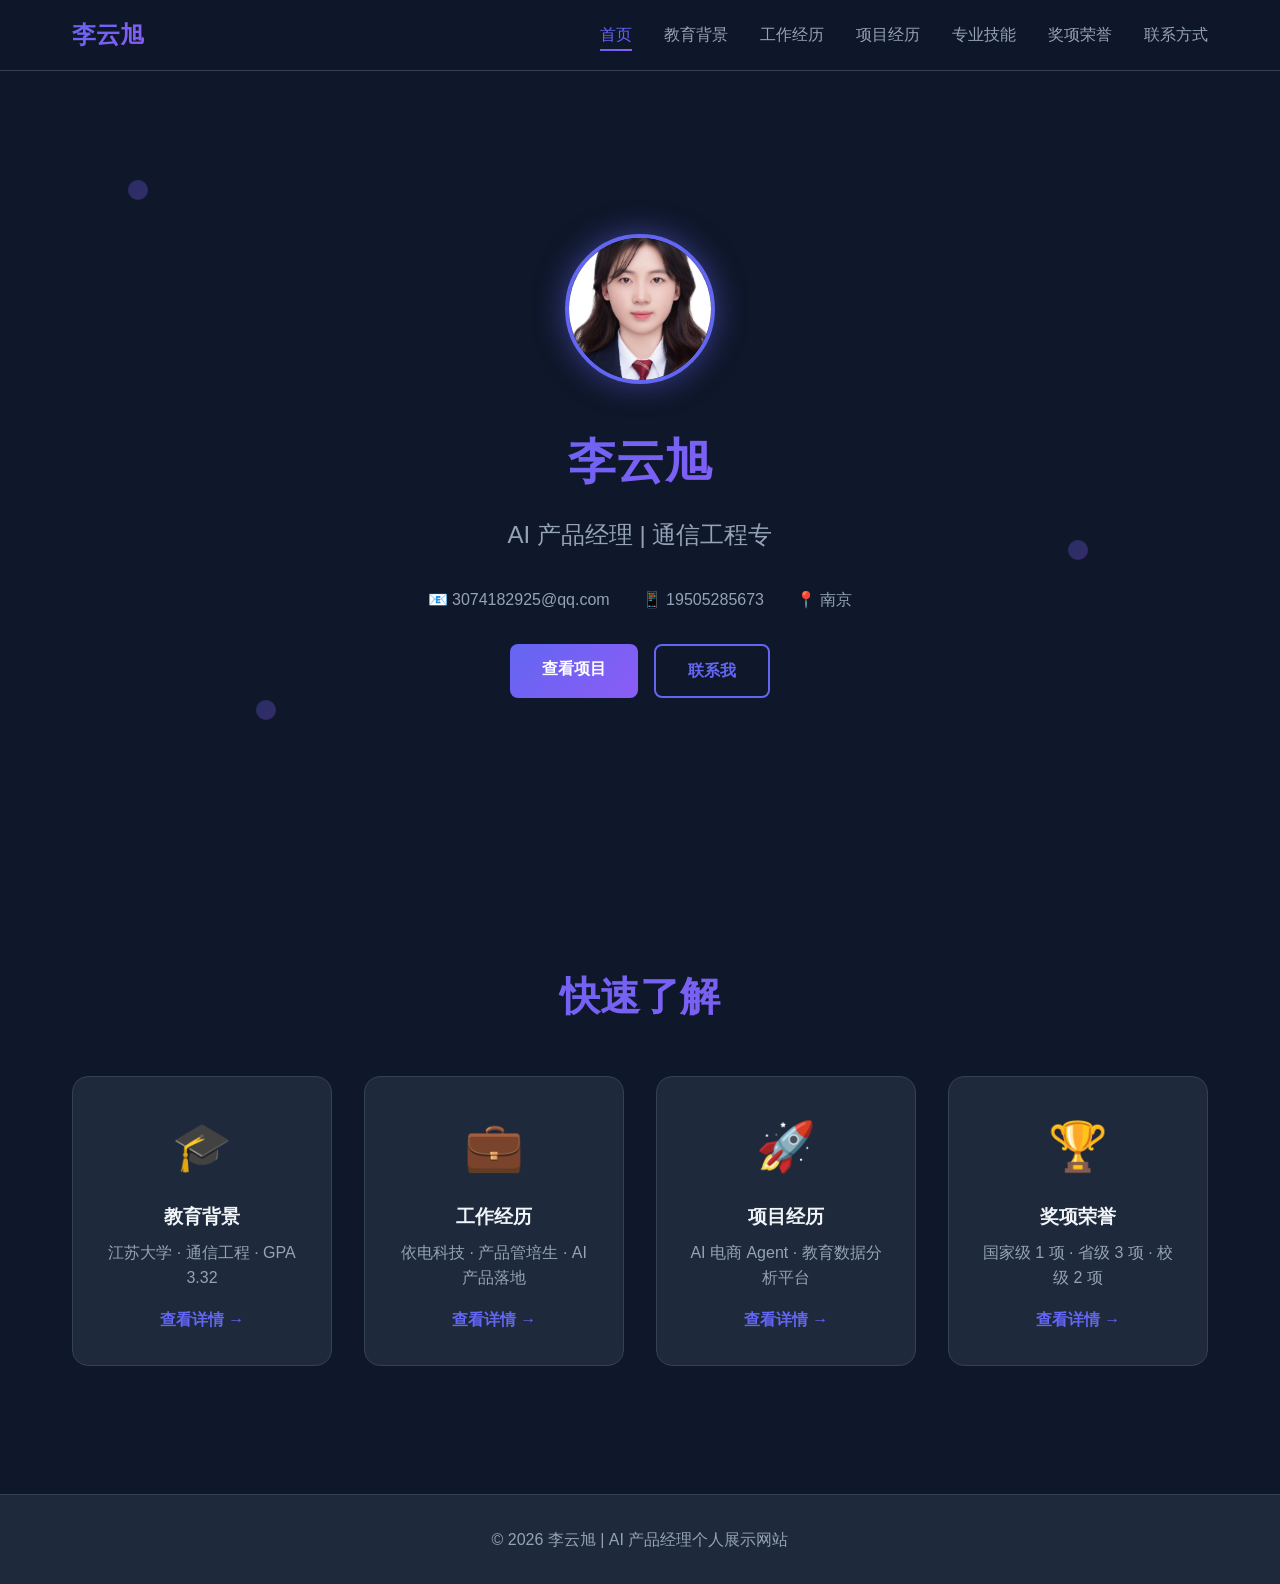
<file: index.html>
<!DOCTYPE html>
<html lang="zh-CN">
<head>
    <meta charset="UTF-8">
    <meta name="viewport" content="width=device-width, initial-scale=1.0">
    <title>李云旭 | AI 产品经理个人展示</title>
    <link rel="stylesheet" href="css/style.css">
</head>
<body>
    <nav class="navbar">
        <div class="nav-container">
            <a href="index.html" class="logo">李云旭</a>
            <ul class="nav-menu">
                <li><a href="index.html" class="active">首页</a></li>
                <li><a href="education.html">教育背景</a></li>
                <li><a href="experience.html">工作经历</a></li>
                <li><a href="projects.html">项目经历</a></li>
                <li><a href="skills.html">专业技能</a></li>
                <li><a href="awards.html">奖项荣誉</a></li>
                <li><a href="contact.html">联系方式</a></li>
            </ul>
            <div class="hamburger">
                <span></span>
                <span></span>
                <span></span>
            </div>
        </div>
    </nav>

    <section class="hero">
        <div class="hero-content">
            <div class="avatar-container">
                <img src="images/avatar.jpg" alt="李云旭" class="avatar" onerror="this.style.display='none';this.nextElementSibling.style.display='flex'">
                <div class="avatar-placeholder" style="display:none">李</div>
            </div>
            <h1 class="hero-title">李云旭</h1>
            <p class="hero-subtitle">AI 产品经理 | 通信工程专业</p>
            <div class="hero-info">
                <span>📧 3074182925@qq.com</span>
                <span>📱 19505285673</span>
                <span>📍 南京</span>
            </div>
            <div class="hero-buttons">
                <a href="projects.html" class="btn btn-primary">查看项目</a>
                <a href="contact.html" class="btn btn-secondary">联系我</a>
            </div>
        </div>
        <div class="hero-animation">
            <div class="floating-element"></div>
            <div class="floating-element"></div>
            <div class="floating-element"></div>
        </div>
    </section>

    <section class="overview">
        <div class="container">
            <h2 class="section-title">快速了解</h2>
            <div class="overview-grid">
                <div class="overview-card">
                    <div class="card-icon">🎓</div>
                    <h3>教育背景</h3>
                    <p>江苏大学 · 通信工程 · GPA 3.32</p>
                    <a href="education.html" class="card-link">查看详情 →</a>
                </div>
                <div class="overview-card">
                    <div class="card-icon">💼</div>
                    <h3>工作经历</h3>
                    <p>依电科技 · 产品管培生 · AI 产品落地</p>
                    <a href="experience.html" class="card-link">查看详情 →</a>
                </div>
                <div class="overview-card">
                    <div class="card-icon">🚀</div>
                    <h3>项目经历</h3>
                    <p>AI 电商 Agent · 教育数据分析平台</p>
                    <a href="projects.html" class="card-link">查看详情 →</a>
                </div>
                <div class="overview-card">
                    <div class="card-icon">🏆</div>
                    <h3>奖项荣誉</h3>
                    <p>国家级 1 项 · 省级 3 项 · 校级 2 项</p>
                    <a href="awards.html" class="card-link">查看详情 →</a>
                </div>
            </div>
        </div>
    </section>

    <footer class="footer">
        <p>© 2026 李云旭 | AI 产品经理个人展示网站</p>
    </footer>

    <script src="js/main.js"></script>
</body>
</html>
</file>
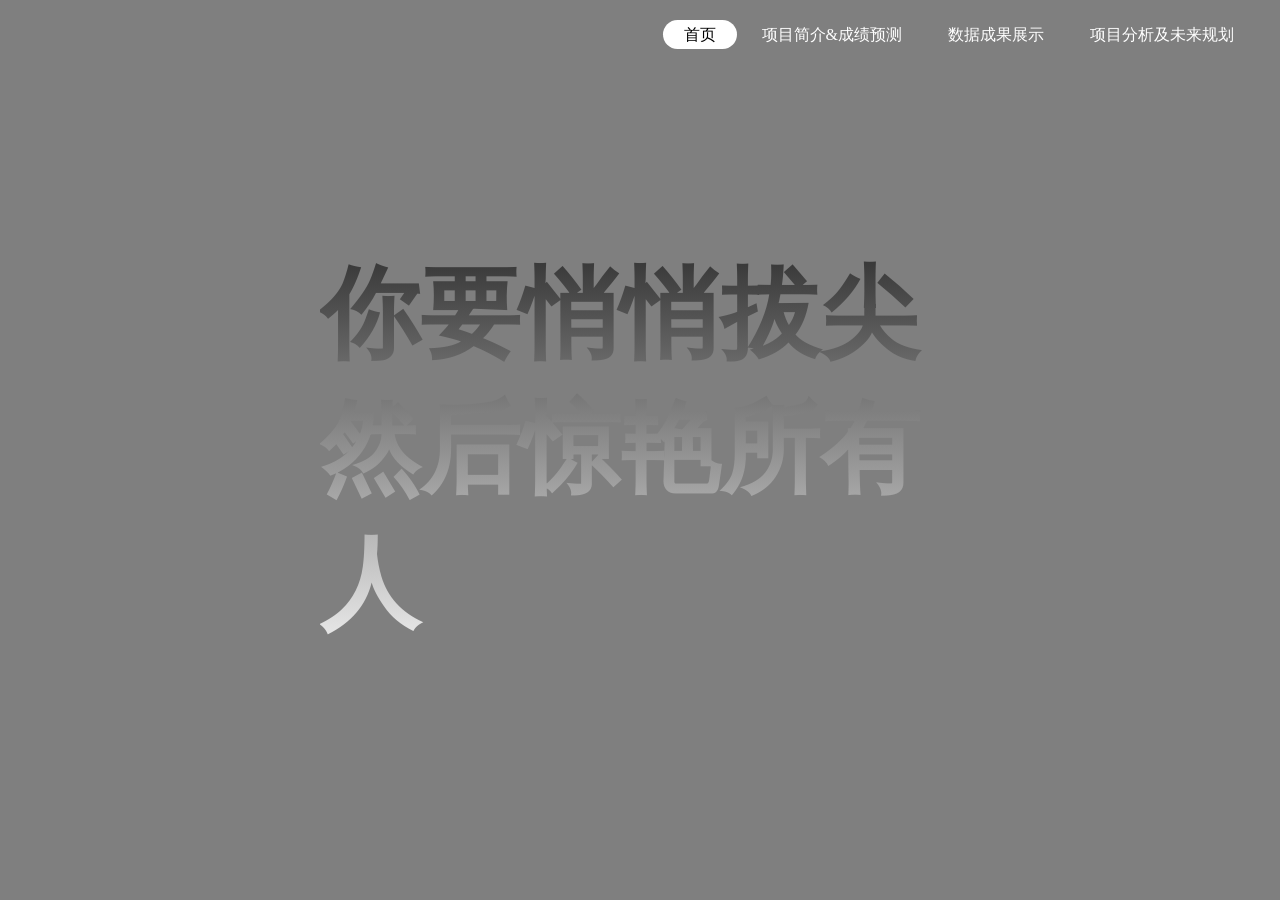
<file: ai-ecommerce-agent/index.html>
<!DOCTYPE html>
<html lang="en">

<head>
    <meta charset="UTF-8">
    <meta http-equiv="X-UA-Compatible" content="IE=edge">
    <meta name="viewport" content="width=device-width, initial-scale=1.0">
    <title>首页</title>
    <link rel="shortcut icon" href="static/images/chaoxin.jpg" type="image/x-icon"/>
    <style>
        * {
            padding: 0;
            margin: 0;
            font-family: "楷体";
        }

        header {
            background-image: linear-gradient(rgba(0, 0, 0, 0.5), rgba(0, 0, 0, 0.5)), url(https://images.pexels.com/photos/1083822/pexels-photo-1083822.jpeg?cs=srgb&dl=pexels-lisa-1083822.jpg&fm=jpg);
            height: 100vh;
            background-size: cover;
            background-position: center;
        }

        ul {
            float: right;
            list-style-type: none;
            margin: 25px;
        }

        ul li {
            display: inline-block;
        }

        ul li a {
            text-decoration: none;
            color: #fff;
            padding: 5px 20px;
            border: 1px solid transparent;
            transition: .6s ease;
            border-radius: 20px;
        }
        #sub{
            text-decoration: none;
            color: #fff;
            padding: 5px 20px;
            border: 1px solid transparent;
            transition: .6s ease;
            border-radius: 20px;
        }

        ul li form a:hover{
            background-color: #fff;
            color: #000;
        }
        ul li a:hover {
            background-color: #fff;
            color: #000;
        }

        ul li.active a {
            background-color: #fff;
            color: #000;
        }

        .title {
            position: absolute;
            top: 50%;
            left: 50%;
            transform: translate(-50%, -50%);
        }

        .title h1 {
            background: -webkit-linear-gradient(#333, #eee);
            -webkit-background-clip: text;
            -webkit-text-fill-color: transparent;
            font-size: 100px;
            font-family: Century Gothic;
        }
    </style>
</head>

<body>
    <header>
        <div class="main">
            <ul>
                <li class="active"><a href="index.html">首页</a></li>
                <li><a href="jieshao.html">项目简介&成绩预测</a></li>
                <li><a href="data.html">数据成果展示</a></li>
                <li><a href="weilai.html">项目分析及未来规划</a></li>
            </ul>
        </div>
        <div class="title">
            <h1><span style="color: crimson;"></span>
                你要悄悄拔尖
                <br>然后惊艳所有人</br></h1>
        </div>
    </header>
</body>

</html>
</file>
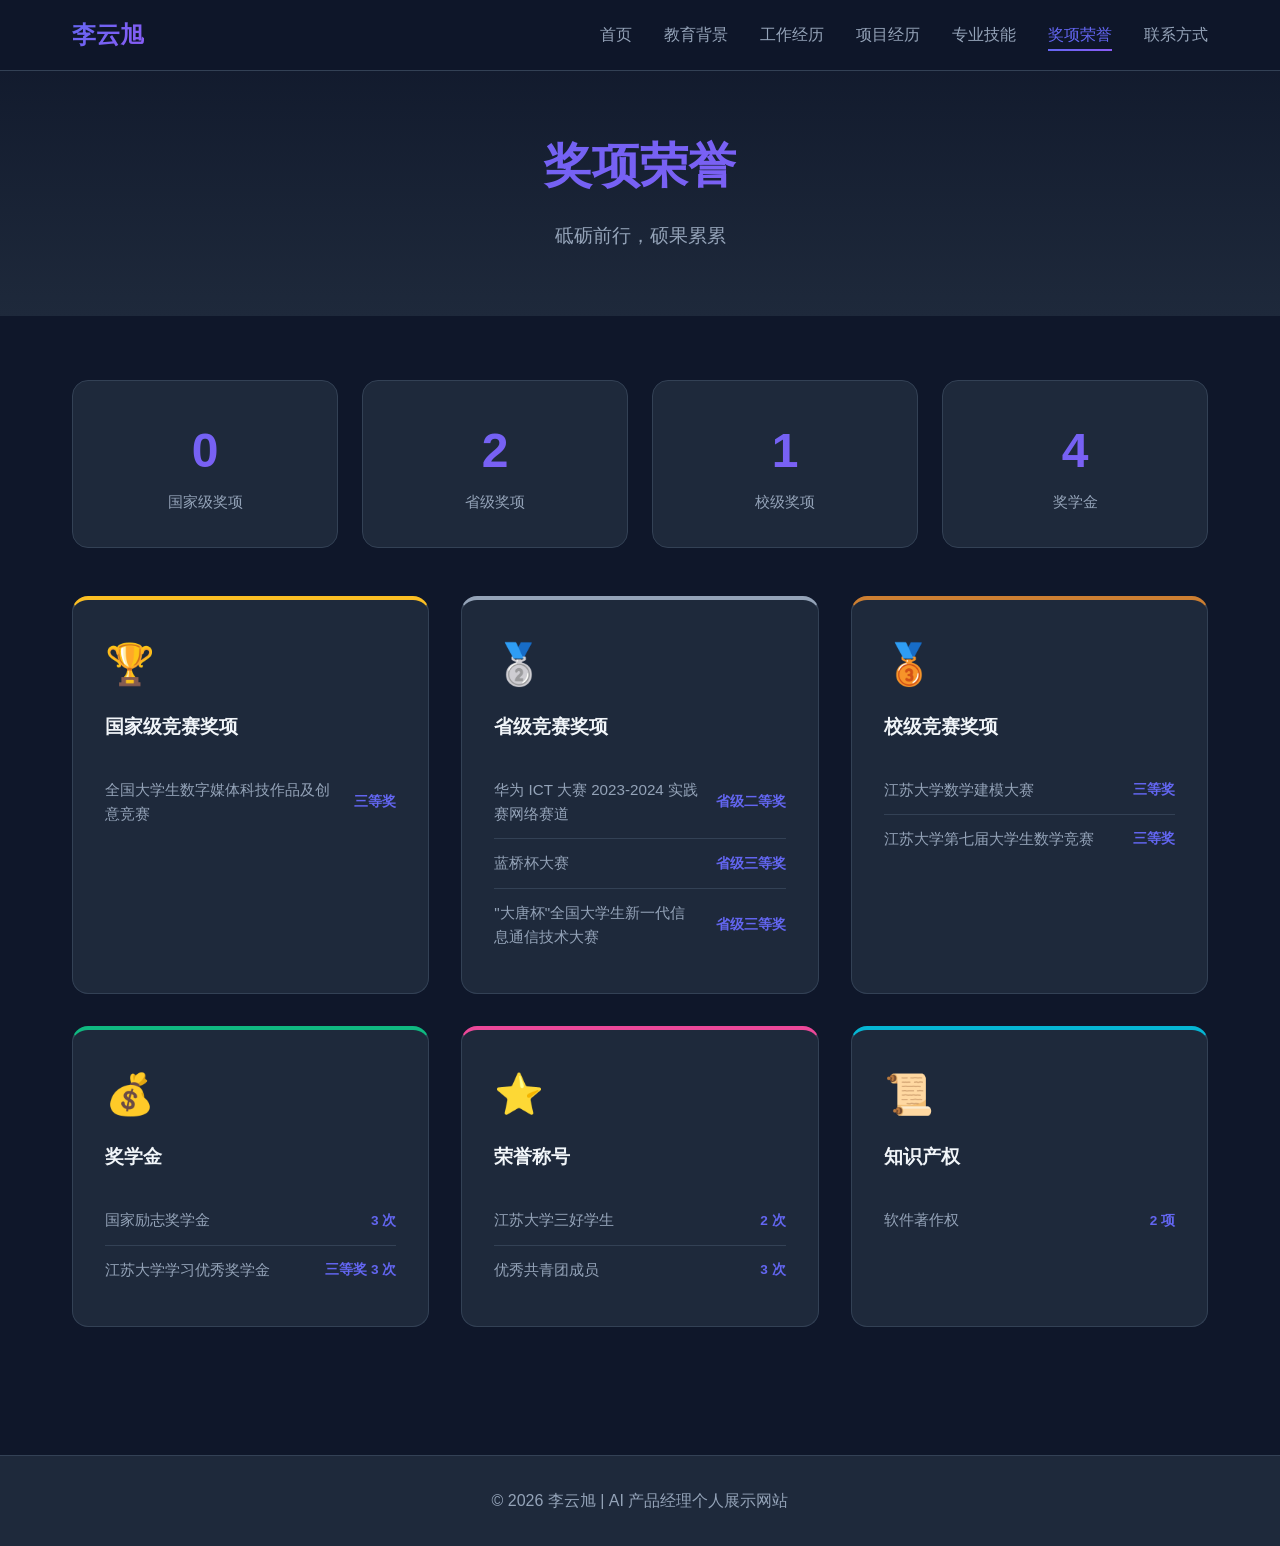
<file: awards.html>
<!DOCTYPE html>
<html lang="zh-CN">
<head>
    <meta charset="UTF-8">
    <meta name="viewport" content="width=device-width, initial-scale=1.0">
    <title>奖项荣誉 | 李云旭</title>
    <link rel="stylesheet" href="css/style.css">
</head>
<body>
    <nav class="navbar">
        <div class="nav-container">
            <a href="index.html" class="logo">李云旭</a>
            <ul class="nav-menu">
                <li><a href="index.html">首页</a></li>
                <li><a href="education.html">教育背景</a></li>
                <li><a href="experience.html">工作经历</a></li>
                <li><a href="projects.html">项目经历</a></li>
                <li><a href="skills.html">专业技能</a></li>
                <li><a href="awards.html" class="active">奖项荣誉</a></li>
                <li><a href="contact.html">联系方式</a></li>
            </ul>
            <div class="hamburger">
                <span></span>
                <span></span>
                <span></span>
            </div>
        </div>
    </nav>

    <section class="page-header">
        <h1>奖项荣誉</h1>
        <p>砥砺前行，硕果累累</p>
    </section>

    <section class="awards-section">
        <div class="container">
            <div class="awards-summary">
                <div class="summary-card">
                    <span class="summary-number">1</span>
                    <span class="summary-label">国家级奖项</span>
                </div>
                <div class="summary-card">
                    <span class="summary-number">3</span>
                    <span class="summary-label">省级奖项</span>
                </div>
                <div class="summary-card">
                    <span class="summary-number">2</span>
                    <span class="summary-label">校级奖项</span>
                </div>
                <div class="summary-card">
                    <span class="summary-number">6</span>
                    <span class="summary-label">奖学金</span>
                </div>
            </div>

            <div class="awards-grid">
                <div class="award-card award-national">
                    <div class="award-icon">🏆</div>
                    <h3>国家级竞赛奖项</h3>
                    <div class="award-item">
                        <h4>全国大学生数字媒体科技作品及创意竞赛</h4>
                        <span class="award-level">三等奖</span>
                    </div>
                </div>

                <div class="award-card award-provincial">
                    <div class="award-icon">🥈</div>
                    <h3>省级竞赛奖项</h3>
                    <div class="award-item">
                        <h4>华为 ICT 大赛 2023-2024 实践赛网络赛道</h4>
                        <span class="award-level">省级二等奖</span>
                    </div>
                    <div class="award-item">
                        <h4>蓝桥杯大赛</h4>
                        <span class="award-level">省级三等奖</span>
                    </div>
                    <div class="award-item">
                        <h4>"大唐杯"全国大学生新一代信息通信技术大赛</h4>
                        <span class="award-level">省级三等奖</span>
                    </div>
                </div>

                <div class="award-card award-school">
                    <div class="award-icon">🥉</div>
                    <h3>校级竞赛奖项</h3>
                    <div class="award-item">
                        <h4>江苏大学数学建模大赛</h4>
                        <span class="award-level">三等奖</span>
                    </div>
                    <div class="award-item">
                        <h4>江苏大学第七届大学生数学竞赛</h4>
                        <span class="award-level">三等奖</span>
                    </div>
                </div>

                <div class="award-card award-scholarship">
                    <div class="award-icon">💰</div>
                    <h3>奖学金</h3>
                    <div class="award-item">
                        <h4>国家励志奖学金</h4>
                        <span class="award-level">3 次</span>
                    </div>
                    <div class="award-item">
                        <h4>江苏大学学习优秀奖学金</h4>
                        <span class="award-level">三等奖 3 次</span>
                    </div>
                </div>

                <div class="award-card award-honor">
                    <div class="award-icon">⭐</div>
                    <h3>荣誉称号</h3>
                    <div class="award-item">
                        <h4>江苏大学三好学生</h4>
                        <span class="award-level">2 次</span>
                    </div>
                    <div class="award-item">
                        <h4>优秀共青团成员</h4>
                        <span class="award-level">3 次</span>
                    </div>
                </div>

                <div class="award-card award-copyright">
                    <div class="award-icon">📜</div>
                    <h3>知识产权</h3>
                    <div class="award-item">
                        <h4>软件著作权</h4>
                        <span class="award-level">2 项</span>
                    </div>
                </div>
            </div>
        </div>
    </section>

    <footer class="footer">
        <p>© 2026 李云旭 | AI 产品经理个人展示网站</p>
    </footer>

    <script src="js/main.js"></script>
</body>
</html>
</file>
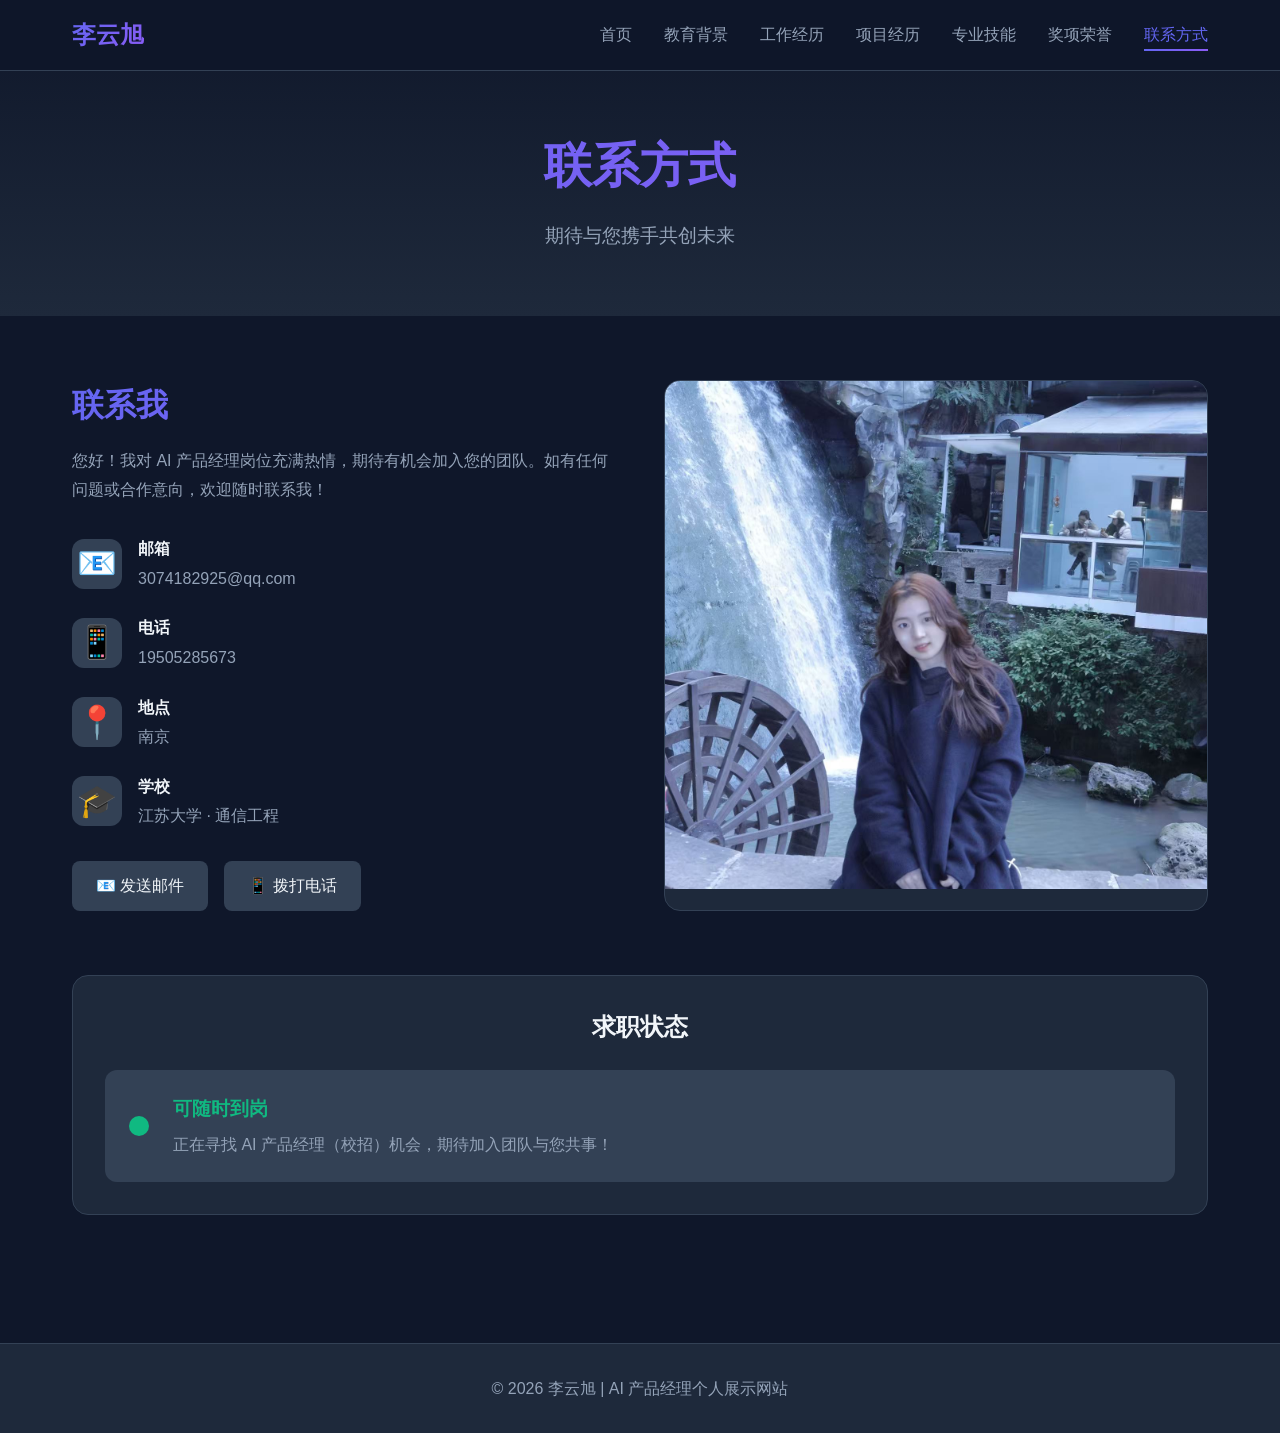
<file: contact.html>
<!DOCTYPE html>
<html lang="zh-CN">
<head>
    <meta charset="UTF-8">
    <meta name="viewport" content="width=device-width, initial-scale=1.0">
    <title>联系方式 | 李云旭</title>
    <link rel="stylesheet" href="css/style.css">
</head>
<body>
    <nav class="navbar">
        <div class="nav-container">
            <a href="index.html" class="logo">李云旭</a>
            <ul class="nav-menu">
                <li><a href="index.html">首页</a></li>
                <li><a href="education.html">教育背景</a></li>
                <li><a href="experience.html">工作经历</a></li>
                <li><a href="projects.html">项目经历</a></li>
                <li><a href="skills.html">专业技能</a></li>
                <li><a href="awards.html">奖项荣誉</a></li>
                <li><a href="contact.html" class="active">联系方式</a></li>
            </ul>
            <div class="hamburger">
                <span></span>
                <span></span>
                <span></span>
            </div>
        </div>
    </nav>

    <section class="page-header">
        <h1>联系方式</h1>
        <p>期待与您携手共创未来</p>
    </section>

    <section class="contact-section">
        <div class="container">
            <div class="contact-grid">
                <div class="contact-info">
                    <h2>联系我</h2>
                    <p class="contact-intro">您好！我对 AI 产品经理岗位充满热情，期待有机会加入您的团队。如有任何问题或合作意向，欢迎随时联系我！</p>
                    
                    <div class="contact-items">
                        <div class="contact-item">
                            <div class="contact-icon">📧</div>
                            <div class="contact-details">
                                <h4>邮箱</h4>
                                <a href="mailto:3074182925@qq.com">3074182925@qq.com</a>
                            </div>
                        </div>
                        <div class="contact-item">
                            <div class="contact-icon">📱</div>
                            <div class="contact-details">
                                <h4>电话</h4>
                                <a href="tel:19505285673">19505285673</a>
                            </div>
                        </div>
                        <div class="contact-item">
                            <div class="contact-icon">📍</div>
                            <div class="contact-details">
                                <h4>地点</h4>
                                <p>南京</p>
                            </div>
                        </div>
                        <div class="contact-item">
                            <div class="contact-icon">🎓</div>
                            <div class="contact-details">
                                <h4>学校</h4>
                                <p>江苏大学 · 通信工程</p>
                            </div>
                        </div>
                    </div>

                    <div class="social-links">
                        <a href="mailto:3074182925@qq.com" class="social-link">📧 发送邮件</a>
                        <a href="tel:19505285673" class="social-link">📱 拨打电话</a>
                    </div>
                </div>
                
                <div class="contact-map">
                    <img src="images/contact-map.jpg" alt="位置地图" class="map-image">
                </div>
                <!-- <div class="contact-map">
                    <div class="map-placeholder">
                        <div class="map-icon">📍</div>
                        <p>南京市</p>
                        <span>期待面对面交流</span>
                    </div>
                </div> -->
            </div>

            <div class="availability">
                <h2>求职状态</h2>
                <div class="status-card">
                    <div class="status-indicator"></div>
                    <div class="status-content">
                        <h3>可随时到岗</h3>
                        <p>正在寻找 AI 产品经理（校招）机会，期待加入团队与您共事！</p>
                    </div>
                </div>
            </div>
        </div>
    </section>

    <footer class="footer">
        <p>© 2026 李云旭 | AI 产品经理个人展示网站</p>
    </footer>

    <script src="js/main.js"></script>
</body>
</html>
</file>
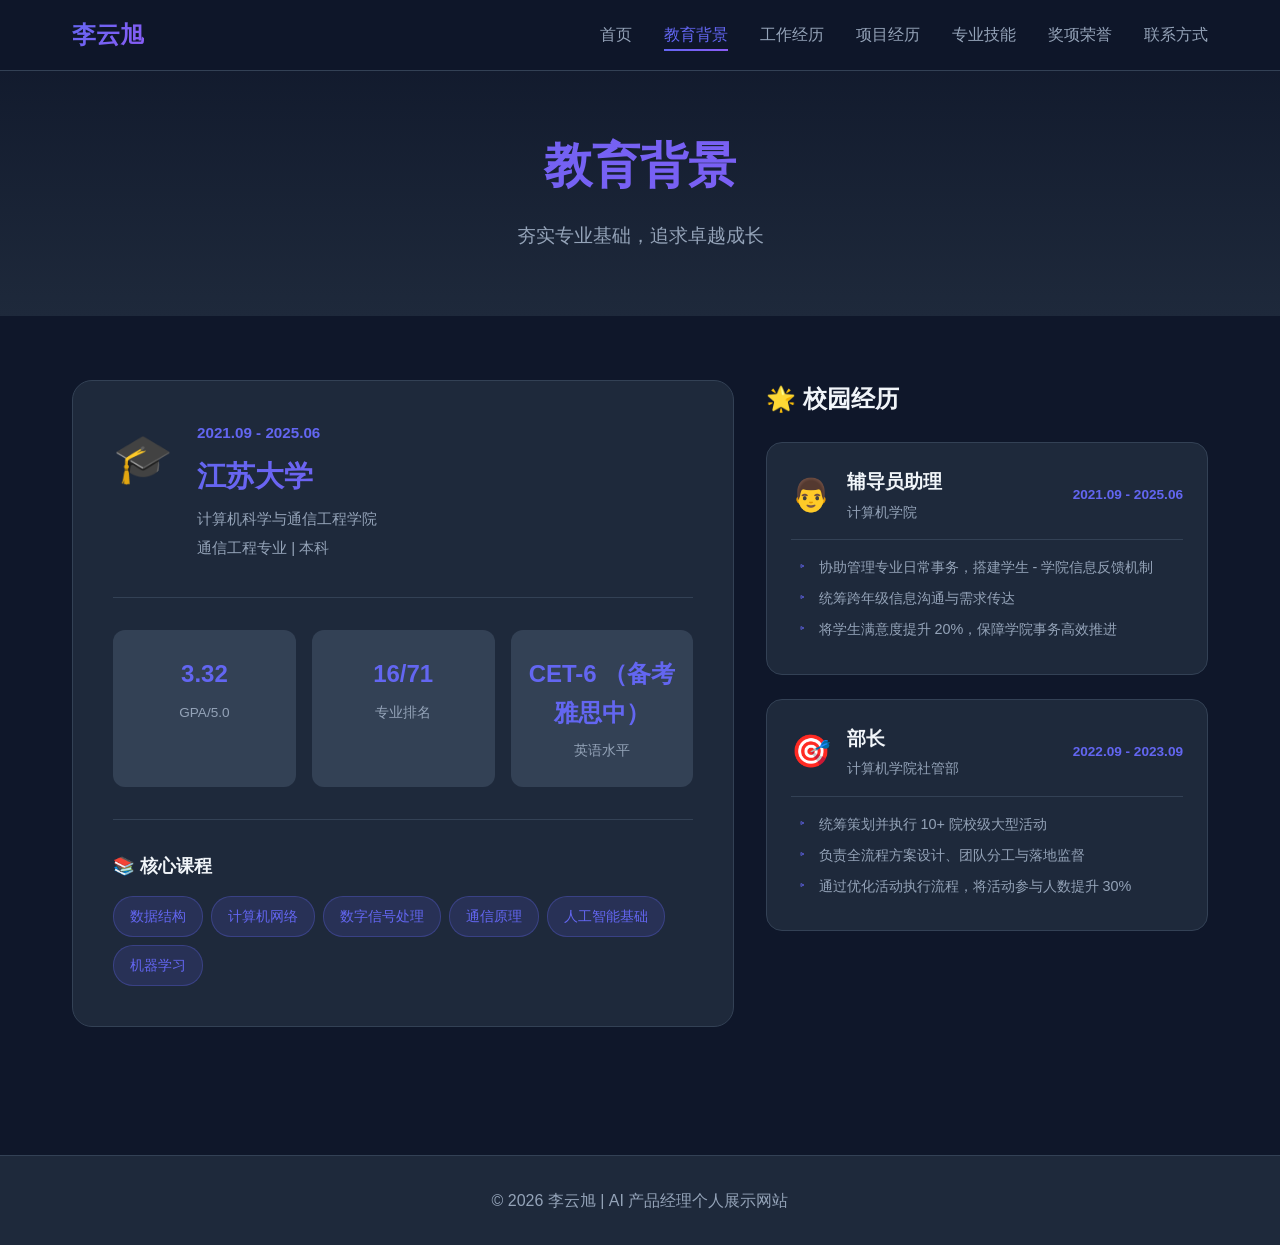
<file: education.html>
<!DOCTYPE html>
<html lang="zh-CN">
<head>
    <meta charset="UTF-8">
    <meta name="viewport" content="width=device-width, initial-scale=1.0">
    <title>教育背景 | 李云旭</title>
    <link rel="stylesheet" href="css/style.css">
</head>
<body>
    <nav class="navbar">
        <div class="nav-container">
            <a href="index.html" class="logo">李云旭</a>
            <ul class="nav-menu">
                <li><a href="index.html">首页</a></li>
                <li><a href="education.html" class="active">教育背景</a></li>
                <li><a href="experience.html">工作经历</a></li>
                <li><a href="projects.html">项目经历</a></li>
                <li><a href="skills.html">专业技能</a></li>
                <li><a href="awards.html">奖项荣誉</a></li>
                <li><a href="contact.html">联系方式</a></li>
            </ul>
            <div class="hamburger">
                <span></span>
                <span></span>
                <span></span>
            </div>
        </div>
    </nav>

    <section class="page-header">
        <h1>教育背景</h1>
        <p>夯实专业基础，追求卓越成长</p>
    </section>

    <section class="education-section">
        <div class="container">
            <div class="education-grid">
                <!-- 左侧：教育信息 -->
                <div class="education-main">
                    <div class="timeline-card">
                        <div class="timeline-header">
                            <div class="timeline-icon">🎓</div>
                            <div class="timeline-info">
                                <div class="timeline-date">2021.09 - 2025.06</div>
                                <h3>江苏大学</h3>
                                <p class="timeline-school">计算机科学与通信工程学院</p>
                                <p class="timeline-major">通信工程专业 | 本科</p>
                            </div>
                        </div>
                        
                        <div class="education-stats">
                            <div class="stat-card">
                                <span class="stat-value">3.32</span>
                                <span class="stat-label">GPA/5.0</span>
                            </div>
                            <div class="stat-card">
                                <span class="stat-value">16/71</span>
                                <span class="stat-label">专业排名</span>
                            </div>
                            <div class="stat-card">
                                <span class="stat-value">
                                    CET-6
                                    <span class="stat-subtitle">（备考雅思中）</span>
                                </span>
                                <span class="stat-label">英语水平</span>
                            </div>
                        </div>  

                        <div class="education-details">
                            <h4>📚 核心课程</h4>
                            <div class="course-tags">
                                <span>数据结构</span>
                                <span>计算机网络</span>
                                <span>数字信号处理</span>
                                <span>通信原理</span>
                                <span>人工智能基础</span>
                                <span>机器学习</span>
                            </div>
                        </div>
                    </div>
                </div>

                <!-- 右侧：校园经历 -->
                <div class="campus-experience-side">
                    <h3 class="side-title">🌟 校园经历</h3>
                    
                    <div class="experience-card-compact">
                        <div class="exp-header">
                            <div class="exp-icon">👨‍</div>
                            <div class="exp-info">
                                <h4>辅导员助理</h4>
                                <span class="exp-org">计算机学院</span>
                            </div>
                            <span class="exp-time">2021.09 - 2025.06</span>
                        </div>
                        <ul class="exp-details">
                            <li>协助管理专业日常事务，搭建学生 - 学院信息反馈机制</li>
                            <li>统筹跨年级信息沟通与需求传达</li>
                            <li>将学生满意度提升 20%，保障学院事务高效推进</li>
                        </ul>
                    </div>

                    <div class="experience-card-compact">
                        <div class="exp-header">
                            <div class="exp-icon">🎯</div>
                            <div class="exp-info">
                                <h4>部长</h4>
                                <span class="exp-org">计算机学院社管部</span>
                            </div>
                            <span class="exp-time">2022.09 - 2023.09</span>
                        </div>
                        <ul class="exp-details">
                            <li>统筹策划并执行 10+ 院校级大型活动</li>
                            <li>负责全流程方案设计、团队分工与落地监督</li>
                            <li>通过优化活动执行流程，将活动参与人数提升 30%</li>
                        </ul>
                    </div>
                </div>
            </div>
        </div>
    </section>

    <footer class="footer">
        <p>© 2026 李云旭 | AI 产品经理个人展示网站</p>
    </footer>

    <script src="js/main.js"></script>
</body>
</html>
</file>
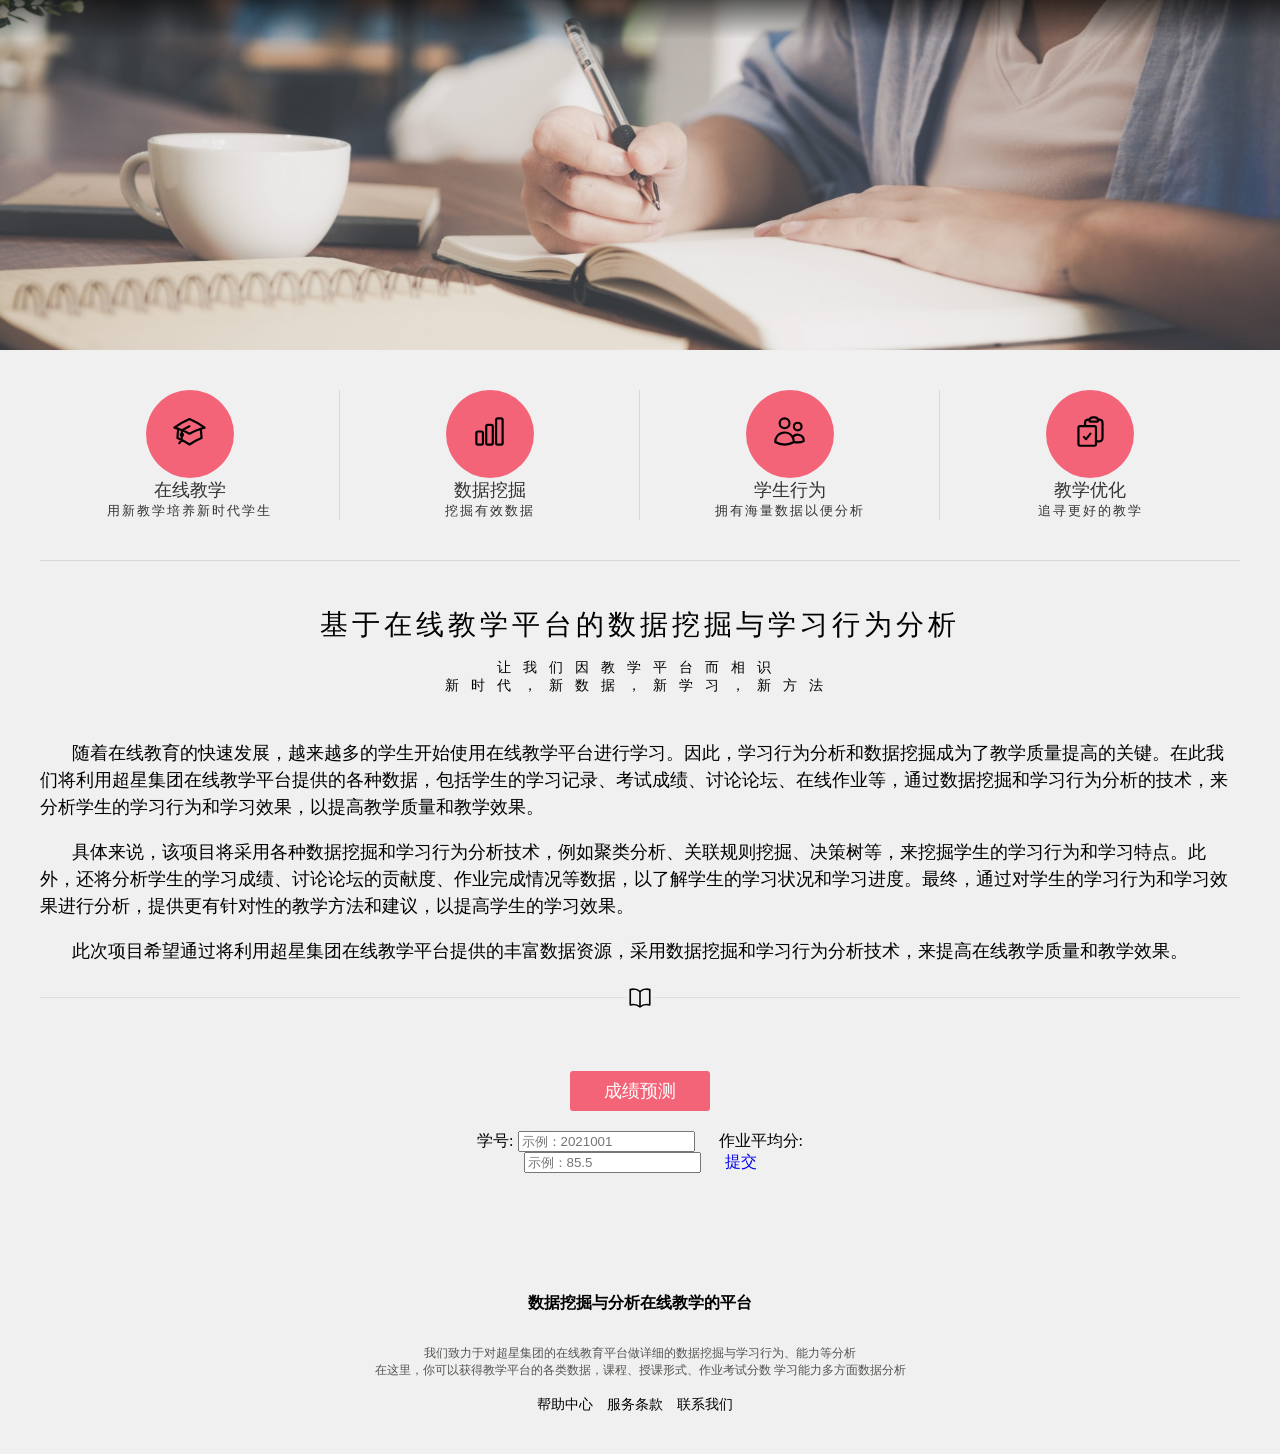
<file: ai-ecommerce-agent/jieshao.html>
<!DOCTYPE html>
<html>
<head>
  <meta charset="utf-8">
  <link rel="stylesheet" type="text/css" href="static/css/style.css" />
	<link rel="shortcut icon" href="static/images/chaoxin.jpg"  type="image/x-icon"/>
  <title>项目简介&成绩预测</title>
</head>
<body>
  <div class="header">
  	<div class="top-wrapper">
  		<div class="top">
  		</div>
  	</div>
  	<div class="author"></div>
  </div>

  <div class=" row tab">
  	<div class="flexbox">
  		<div class="flex share">
  			<div class="title">
  				<a class="tab-btn" >
  					<img src="static/images/Cap.svg">
  				</a>
  				<div class="fontw50-18">在线教学</div>
  				<div class="fontw40-13">用新教学培养新时代学生</div>
  			</div>
  		</div>
  		<div class="flex find">
  			<div class="title">
  				<a class="tab-btn" >
  					<img src="static/images/Bar.svg" >
  				</a>
  				<div class="fontw50-18">数据挖掘</div>
  				<div class="fontw40-13">挖掘有效数据</div>
  			</div>
  		</div>
  		<div class="flex contest">
  			<div class="title">
  				<a class="tab-btn">
  					<img src="static/images/Users.svg">
  				</a>
  				<div class="fontw50-18">学生行为</div>
  				<div class="fontw40-13">拥有海量数据以便分析</div>
  			</div>
  		</div>
  		<div class="flex px500">
  			<div class="title zc-br">
  				<a class="tab-btn" >
  					<img src="static/images/check.svg">
  				</a>
  				<div class="fontw50-18">教学优化</div>
  				<div class="fontw40-13">追寻更好的教学</div>
  			</div>
  		</div>
  	</div>
  </div>

  <div class="middle">
  	<div class="title">基于在线教学平台的数据挖掘与学习行为分析</div>
  	<div class="desc">让我们因教学平台而相识</div>
	<div class="desc">新时代，新数据，新学习，新方法</div>
  </div>

  <div class=" row content">
  	<div class="pics" style="text-indent:2em">

		<p style="font-size:18px;line-height: 1.5">随着在线教育的快速发展，越来越多的学生开始使用在线教学平台进行学习。因此，学习行为分析和数据挖掘成为了教学质量提高的关键。在此我们将利用超星集团在线教学平台提供的各种数据，包括学生的学习记录、考试成绩、讨论论坛、在线作业等，通过数据挖掘和学习行为分析的技术，来分析学生的学习行为和学习效果，以提高教学质量和教学效果。</p>

		<p style="font-size:18px;line-height: 1.5">具体来说，该项目将采用各种数据挖掘和学习行为分析技术，例如聚类分析、关联规则挖掘、决策树等，来挖掘学生的学习行为和学习特点。此外，还将分析学生的学习成绩、讨论论坛的贡献度、作业完成情况等数据，以了解学生的学习状况和学习进度。最终，通过对学生的学习行为和学习效果进行分析，提供更有针对性的教学方法和建议，以提高学生的学习效果。</p>

        <p style="font-size:18px;line-height: 1.5">此次项目希望通过将利用超星集团在线教学平台提供的丰富数据资源，采用数据挖掘和学习行为分析技术，来提高在线教学质量和教学效果。</p>
  	</div>
  </div>

  <div class="bottom">
  	<div class="row">
  		<div class="logo-bottom">
  			<div class="logo-bottom-line">
  				<div class="logo-bottom-img">
  					<img src="static/images/Book.svg">
  				</div>
  			</div>
  		</div>
  		<div class="flexbox">
  			<div class="flex">
  				<a class="btn register" href="result.html">成绩预测</a>
                <div style="margin-top: 20px;">
                    <label for="student_id">学号:</label>
                    <input type="text" id="student_id" name="studentid" placeholder="示例：2021001">
                    <label for="avg_score" style="margin-left: 20px;">作业平均分:</label>
                    <input type="text" id="avg_score" name="avgscore" placeholder="示例：85.5">
                    <a href="result.html" id="sub" style="margin-left: 20px;">提交</a>
                </div>
  			</div>
  		</div>
  	</div>
  </div>

  <section class="footer">
  	<div class="footer-wrapper">
  		<div class="footer-left">
  			<p class="about-title" style="font-size:16px"><strong>数据挖掘与分析在线教学的平台</strong></p>
  			<p class="about-desc">我们致力于对超星集团的在线教育平台做详细的数据挖掘与学习行为、能力等分析<br>
  			在这里，你可以获得教学平台的各类数据，课程、授课形式、作业考试分数
			学习能力多方面数据分析</p>
  			<p></p>
  			<div class="footer-link">
  				<span class="bottom-slide"><a href="#">帮助中心</a></span>
  				<span class="bottom-slide"><a href="#">服务条款</a></span>
  				<span class="bottom-slide"><a href="#">联系我们</a></span>
  			</div>
  		</div>
  	</div>
  </section>
</body>
</html>
</file>
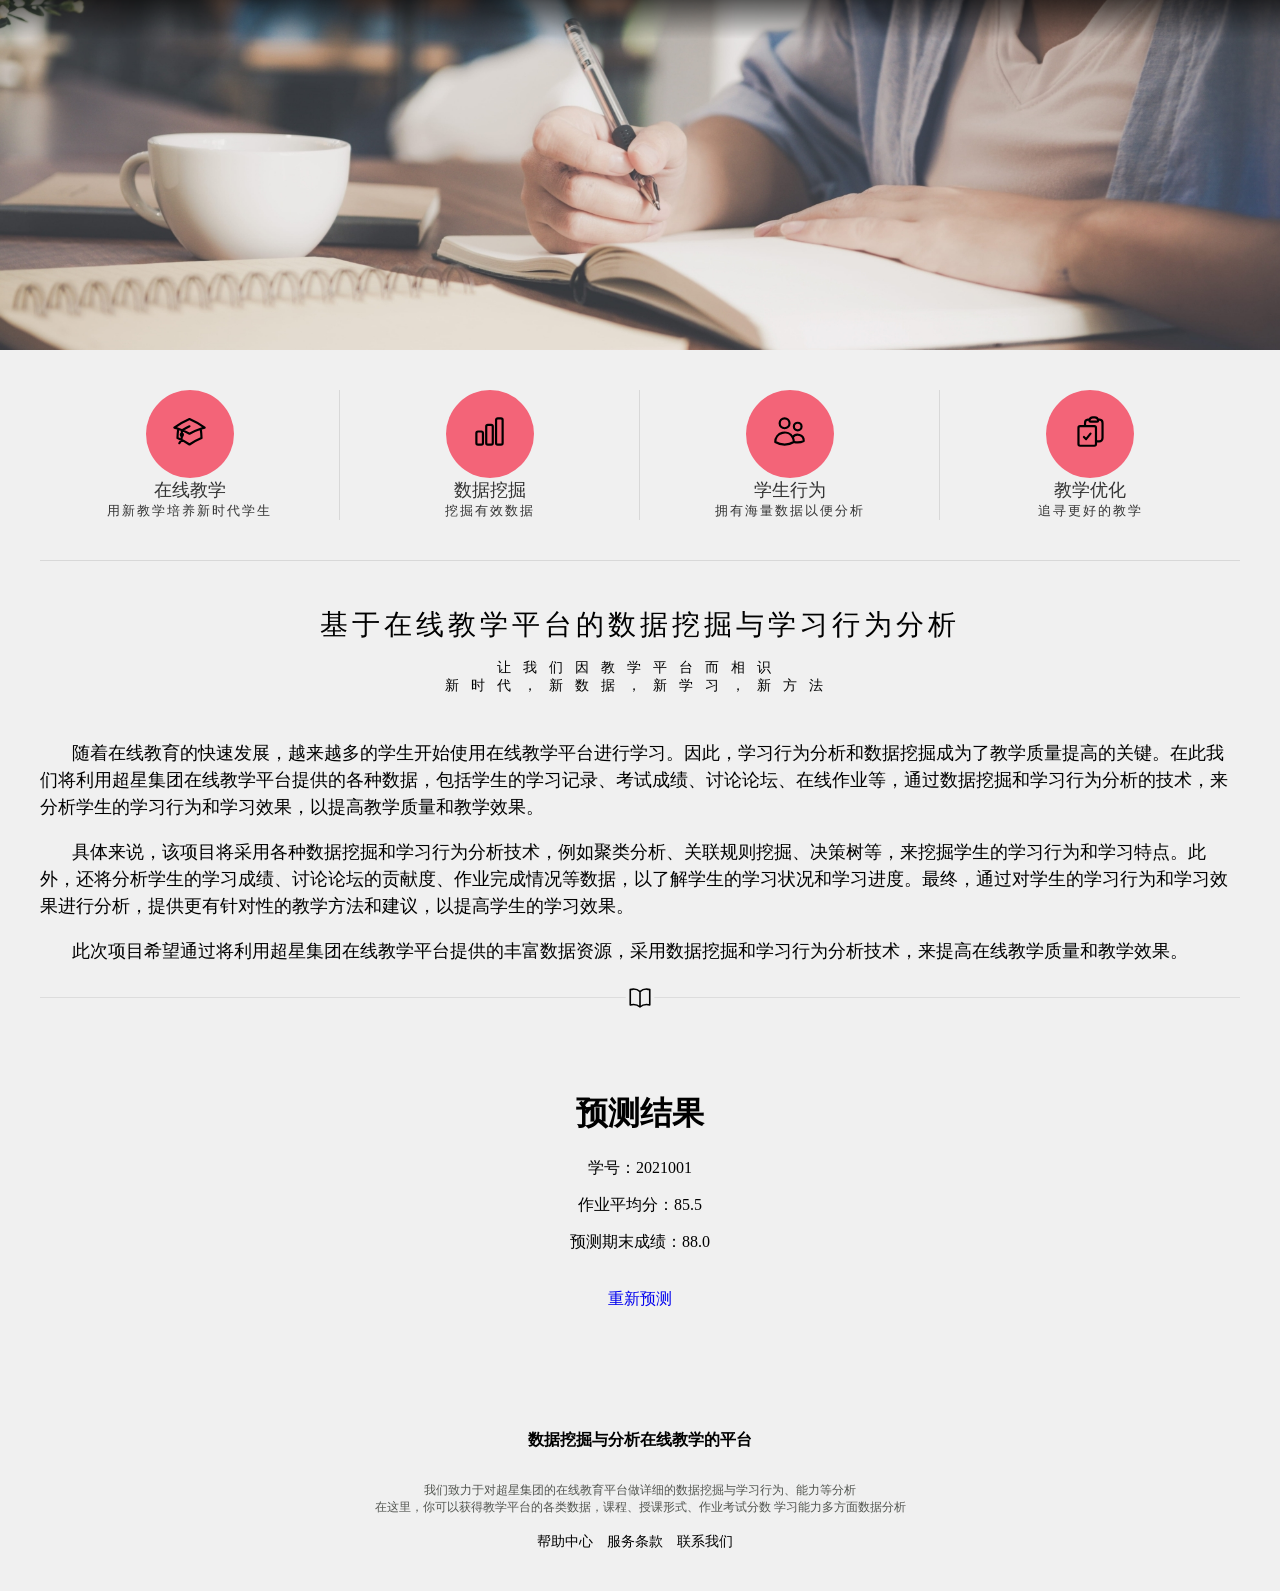
<file: ai-ecommerce-agent/result.html>
<!DOCTYPE html>
<html>
<head>
  <meta charset="utf-8">
  <link rel="stylesheet" type="text/css" href="static/css/style.css">
	<link rel="shortcut icon" href="static/images/chaoxin.jpg"  type="image/x-icon"/>
  <title>预测结果</title>
</head>
<body>
  <div class="header">
  	<div class="top-wrapper">
  		<div class="top">
  		</div>
  	</div>
  	<div class="author"></div>
  </div>

  <div class=" row tab">
  	<div class="flexbox">
  		<div class="flex share">
  			<div class="title">
  				<a class="tab-btn" >
  					<img src="static/images/Cap.svg">
  				</a>
  				<div class="fontw50-18">在线教学</div>
  				<div class="fontw40-13">用新教学培养新时代学生</div>
  			</div>
  		</div>
  		<div class="flex find">
  			<div class="title">
  				<a class="tab-btn" >
  					<img src="static/images/Bar.svg" >
  				</a>
  				<div class="fontw50-18">数据挖掘</div>
  				<div class="fontw40-13">挖掘有效数据</div>
  			</div>
  		</div>
  		<div class="flex contest">
  			<div class="title">
  				<a class="tab-btn">
  					<img src="static/images/Users.svg">
  				</a>
  				<div class="fontw50-18">学生行为</div>
  				<div class="fontw40-13">拥有海量数据以便分析</div>
  			</div>
  		</div>
  		<div class="flex px500">
  			<div class="title zc-br">
  				<a class="tab-btn" >
  					<img src="static/images/check.svg">
  				</a>
  				<div class="fontw50-18">教学优化</div>
  				<div class="fontw40-13">追寻更好的教学</div>
  			</div>
  		</div>
  	</div>
  </div>

  <div class="middle">
  	<div class="title">基于在线教学平台的数据挖掘与学习行为分析</div>
  	<div class="desc">让我们因教学平台而相识</div>
	<div class="desc">新时代，新数据，新学习，新方法</div>
  </div>

  <div class=" row content">
  	<div class="pics" style="text-indent:2em">
		<p style="font-size:18px;line-height: 1.5">随着在线教育的快速发展，越来越多的学生开始使用在线教学平台进行学习。因此，学习行为分析和数据挖掘成为了教学质量提高的关键。在此我们将利用超星集团在线教学平台提供的各种数据，包括学生的学习记录、考试成绩、讨论论坛、在线作业等，通过数据挖掘和学习行为分析的技术，来分析学生的学习行为和学习效果，以提高教学质量和教学效果。</p>
		<p style="font-size:18px;line-height: 1.5">具体来说，该项目将采用各种数据挖掘和学习行为分析技术，例如聚类分析、关联规则挖掘、决策树等，来挖掘学生的学习行为和学习特点。此外，还将分析学生的学习成绩、讨论论坛的贡献度、作业完成情况等数据，以了解学生的学习状况和学习进度。最终，通过对学生的学习行为和学习效果进行分析，提供更有针对性的教学方法和建议，以提高学生的学习效果。</p>
        <p style="font-size:18px;line-height: 1.5">此次项目希望通过将利用超星集团在线教学平台提供的丰富数据资源，采用数据挖掘和学习行为分析技术，来提高在线教学质量和教学效果。</p>
  	</div>
  </div>

  <div class="bottom">
  	<div class="row">
  		<div class="logo-bottom">
  			<div class="logo-bottom-line">
  				<div class="logo-bottom-img">
  					<img src="static/images/Book.svg">
  				</div>
  			</div>
  		</div>
  		<div class="flexbox">
  			<div class="flex">
                <h1>预测结果</h1>
                <p>学号：2021001</p>
                <p>作业平均分：85.5</p>
                <p>预测期末成绩：88.0</p>
                <a href="jieshao.html" id="sub" style="margin-top: 20px; display: inline-block;">重新预测</a>
  			</div>
  		</div>
  	</div>
  </div>

  <section class="footer">
  	<div class="footer-wrapper">
  		<div class="footer-left">
  			<p class="about-title" style="font-size:16px"><strong>数据挖掘与分析在线教学的平台</strong></p>
  			<p class="about-desc">我们致力于对超星集团的在线教育平台做详细的数据挖掘与学习行为、能力等分析<br>
  			在这里，你可以获得教学平台的各类数据，课程、授课形式、作业考试分数
			学习能力多方面数据分析</p>
  			<p></p>
  			<div class="footer-link">
  				<span class="bottom-slide"><a href="#">帮助中心</a></span>
  				<span class="bottom-slide"><a href="#">服务条款</a></span>
  				<span class="bottom-slide"><a href="#">联系我们</a></span>
  			</div>
  		</div>
  	</div>
  </section>
</body>
</html>
</file>
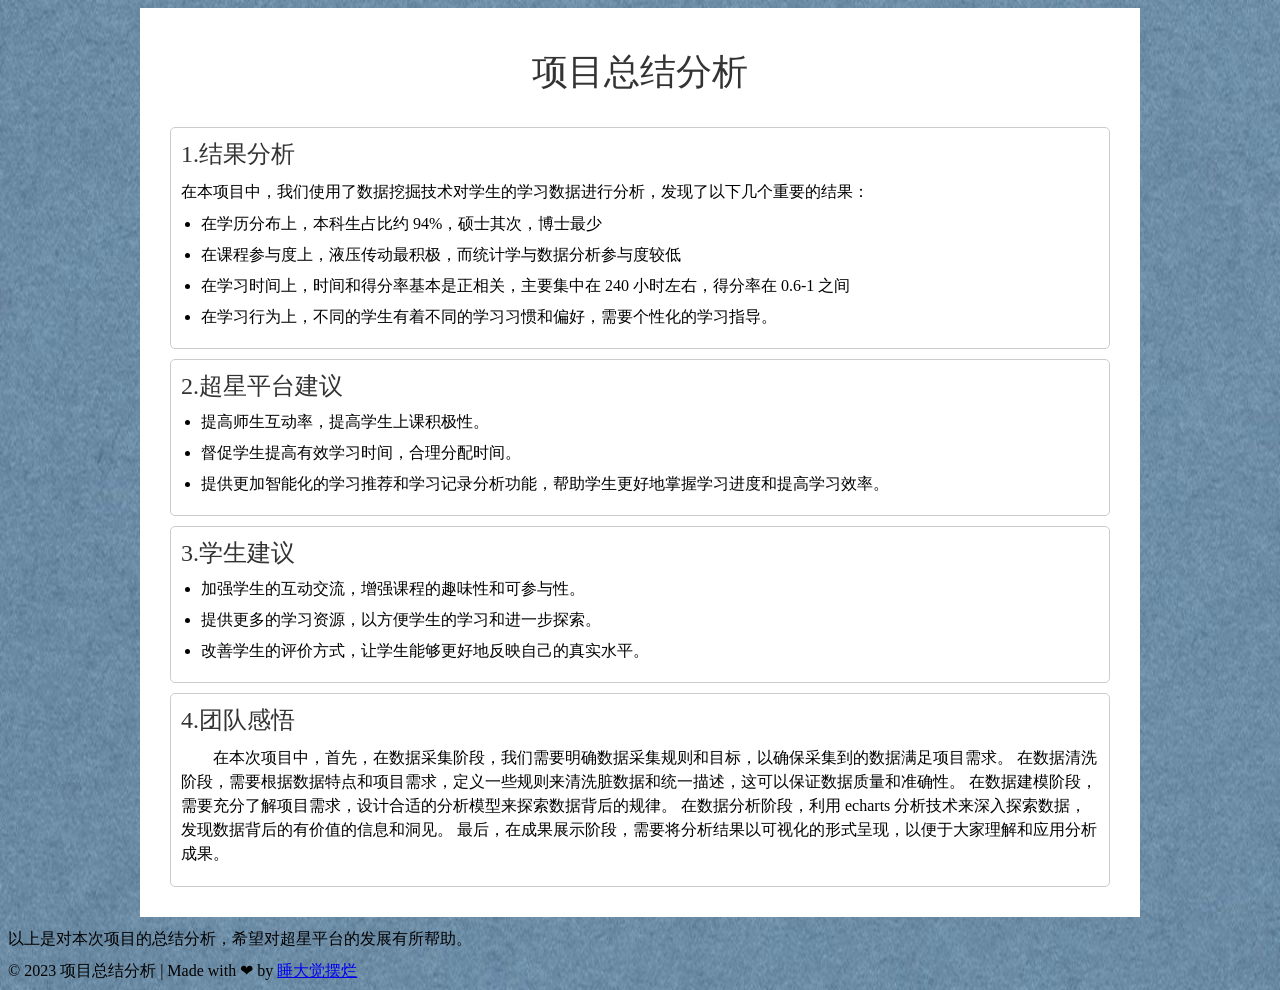
<file: ai-ecommerce-agent/weilai.html>
<!DOCTYPE html>
<html lang="en">
<head>
    <meta charset="UTF-8">
    <title>项目总结分析</title>
    <link rel="shortcut icon" href="static/images/chaoxin.jpg"  type="image/x-icon"/>
    <style>
        body {
        background-image: url("static/images/11.jpg");
        background-repeat: no-repeat;
        background-size: cover;
        }

        .container {
            max-width: 960px;
            margin: 0 auto;
            padding: 20px;
            background-color: #fff;
        }

        .box {
            border: 1px solid #ccc;
            border-radius: 5px;
            padding: 10px;
            margin: 10px;
            background-color: #fff;
        }

        h1, h2, h3 {
            font-weight: normal;
            color: #333;
        }

        h1 {
            font-size: 36px;
            text-align: center;
            margin: 0;
            padding: 20px;
        }

        h2 {
            font-size: 24px;
            margin: 0 0 10px;
            padding: 0;
        }

        ul {
            margin: 0;
            padding: 0 0 0 20px;
            list-style-type: disc;
        }

        li {
            margin: 10px 0;
            padding: 0;
        }

        p {
            margin: 10px 0;
            line-height: 1.5;
        }
    </style>
</head>
<body>
    <div class="container">
        <header>
            <h1>项目总结分析</h1>
        </header>

        <main>
            <div class="box">
                <h2>1.结果分析</h2>
                <p>在本项目中，我们使用了数据挖掘技术对学生的学习数据进行分析，发现了以下几个重要的结果：</p>
                <ul>
                    <li>在学历分布上，本科生占比约 94%，硕士其次，博士最少</li>
                    <li>在课程参与度上，液压传动最积极，而统计学与数据分析参与度较低</li>
                    <li>在学习时间上，时间和得分率基本是正相关，主要集中在 240 小时左右，得分率在 0.6-1 之间</li>
                    <li>在学习行为上，不同的学生有着不同的学习习惯和偏好，需要个性化的学习指导。</li>
                </ul>
            </div>

            <div class="box">
                <h2>2.超星平台建议</h2>
                <ul>
                    <li>提高师生互动率，提高学生上课积极性。</li>
                    <li>督促学生提高有效学习时间，合理分配时间。</li>
                    <li>提供更加智能化的学习推荐和学习记录分析功能，帮助学生更好地掌握学习进度和提高学习效率。</li>
                </ul>
            </div>
            <div class="box">
                <h2>3.学生建议</h2>
                <ul>
                    <li>加强学生的互动交流，增强课程的趣味性和可参与性。</li>
                    <li>提供更多的学习资源，以方便学生的学习和进一步探索。</li>
                    <li>改善学生的评价方式，让学生能够更好地反映自己的真实水平。</li>
                </ul>
            </div>
            <div class="box">
                <h2>4.团队感悟</h2>
                <p style="text-indent: 2em;">在本次项目中，首先，在数据采集阶段，我们需要明确数据采集规则和目标，以确保采集到的数据满足项目需求。
                    在数据清洗阶段，需要根据数据特点和项目需求，定义一些规则来清洗脏数据和统一描述，这可以保证数据质量和准确性。
                    在数据建模阶段，需要充分了解项目需求，设计合适的分析模型来探索数据背后的规律。
                    在数据分析阶段，利用 echarts 分析技术来深入探索数据，发现数据背后的有价值的信息和洞见。
                    最后，在成果展示阶段，需要将分析结果以可视化的形式呈现，以便于大家理解和应用分析成果。</p>
            </div>
        </main>
    </div>
    <p>以上是对本次项目的总结分析，希望对超星平台的发展有所帮助。</p>
    <footer>
        &copy; 2023 项目总结分析 | Made with ❤ by <a href="#">睡大觉摆烂</a>
    </footer>
</body>
</html>
</file>
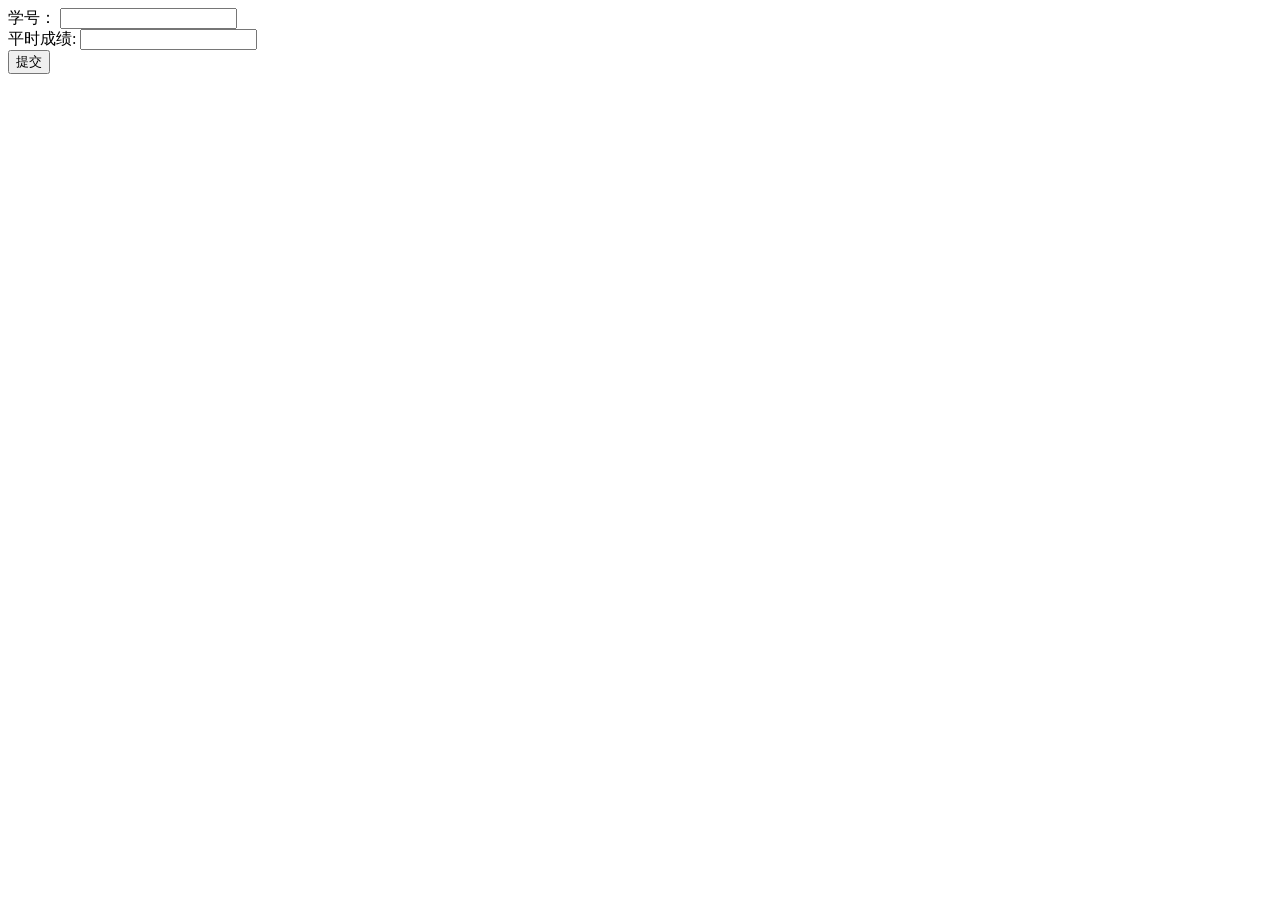
<file: ai-ecommerce-agent/yuce.html>
<!DOCTYPE html>
<html lang="en">
<head>
    <meta charset="UTF-8">
    <title>成绩预测</title>
    <link rel="shortcut icon" href="../static/images/chaoxin.jpg"  type="image/x-icon"/>
</head>
<body>
      <form action="/yuce", method="POST">
          <label for="student_id">学号：</label>
          <input type="text" id="student_id" name="studentid"><br>
          <label for="avg_score">平时成绩:</label>
          <input type="text" id="avg_score" name="avgscore"><br>
          <input type="submit" value="提交">
      </form>
</body>
</html>
</file>
<file: css/style.css>
/* ========== 基础变量 ========== */
:root {
    --primary-color: #6366f1;
    --primary-dark: #4f46e5;
    --secondary-color: #8b5cf6;
    --accent-color: #06b6d4;
    --bg-dark: #0f172a;
    --bg-card: #1e293b;
    --bg-light: #334155;
    --text-primary: #f1f5f9;
    --text-secondary: #94a3b8;
    --text-muted: #64748b;
    --border-color: #334155;
    --success-color: #10b981;
    --warning-color: #f59e0b;
    --danger-color: #ef4444;
    --gradient-1: linear-gradient(135deg, #6366f1 0%, #8b5cf6 100%);
    --gradient-2: linear-gradient(135deg, #06b6d4 0%, #6366f1 100%);
    --gradient-3: linear-gradient(135deg, #8b5cf6 0%, #ec4899 100%);
    --shadow-sm: 0 1px 2px rgba(0, 0, 0, 0.3);
    --shadow-md: 0 4px 6px rgba(0, 0, 0, 0.4);
    --shadow-lg: 0 10px 15px rgba(0, 0, 0, 0.5);
    --shadow-xl: 0 20px 25px rgba(0, 0, 0, 0.6);
}

/* ========== 基础重置 ========== */
* {
    margin: 0;
    padding: 0;
    box-sizing: border-box;
}

html {
    scroll-behavior: smooth;
}

body {
    font-family: 'PingFang SC', 'Microsoft YaHei', 'Helvetica Neue', sans-serif;
    background: var(--bg-dark);
    color: var(--text-primary);
    line-height: 1.6;
    overflow-x: hidden;
}

a {
    text-decoration: none;
    color: inherit;
}

ul {
    list-style: none;
}

img {
    max-width: 100%;
    height: auto;
}

/* ========== 导航栏 ========== */
.navbar {
    position: fixed;
    top: 0;
    left: 0;
    right: 0;
    background: rgba(15, 23, 42, 0.95);
    backdrop-filter: blur(10px);
    border-bottom: 1px solid var(--border-color);
    z-index: 1000;
    padding: 1rem 0;
}

.nav-container {
    max-width: 1200px;
    margin: 0 auto;
    padding: 0 2rem;
    display: flex;
    justify-content: space-between;
    align-items: center;
}

.logo {
    font-size: 1.5rem;
    font-weight: bold;
    background: var(--gradient-1);
    -webkit-background-clip: text;
    -webkit-text-fill-color: transparent;
    background-clip: text;
}

.nav-menu {
    display: flex;
    list-style: none;
    gap: 2rem;
}

.nav-menu a {
    color: var(--text-secondary);
    transition: color 0.3s;
    position: relative;
    padding: 0.5rem 0;
}

.nav-menu a:hover,
.nav-menu a.active {
    color: var(--primary-color);
}

.nav-menu a.active::after {
    content: '';
    position: absolute;
    bottom: 0;
    left: 0;
    right: 0;
    height: 2px;
    background: var(--gradient-1);
}

.hamburger {
    display: none;
    cursor: pointer;
    flex-direction: column;
    gap: 5px;
}

.hamburger span {
    display: block;
    width: 25px;
    height: 3px;
    background: var(--text-primary);
    transition: all 0.3s;
}

/* ========== 英雄区域 ========== */
.hero {
    min-height: 100vh;
    display: flex;
    align-items: center;
    justify-content: center;
    padding: 6rem 2rem 4rem;
    position: relative;
    overflow: hidden;
}

.hero-content {
    text-align: center;
    z-index: 1;
    animation: fadeInUp 1s ease;
}

.avatar-container {
    margin-bottom: 2rem;
    position: relative;
}

.avatar {
    width: 150px;
    height: 150px;
    border-radius: 50%;
    border: 4px solid var(--primary-color);
    box-shadow: 0 0 30px rgba(99, 102, 241, 0.5);
    object-fit: cover;
}

.avatar-placeholder {
    width: 150px;
    height: 150px;
    border-radius: 50%;
    border: 4px solid var(--primary-color);
    background: var(--gradient-1);
    display: none;
    align-items: center;
    justify-content: center;
    font-size: 4rem;
    font-weight: bold;
    color: white;
    margin: 0 auto;
}

.hero-title {
    font-size: 3rem;
    margin-bottom: 1rem;
    background: var(--gradient-1);
    -webkit-background-clip: text;
    -webkit-text-fill-color: transparent;
    background-clip: text;
}

.hero-subtitle {
    font-size: 1.5rem;
    color: var(--text-secondary);
    margin-bottom: 2rem;
}

.hero-info {
    display: flex;
    justify-content: center;
    gap: 2rem;
    margin-bottom: 2rem;
    flex-wrap: wrap;
}

.hero-info span {
    color: var(--text-secondary);
    display: flex;
    align-items: center;
    gap: 0.5rem;
}

.hero-buttons {
    display: flex;
    gap: 1rem;
    justify-content: center;
    flex-wrap: wrap;
}

.hero-animation {
    position: absolute;
    top: 0;
    left: 0;
    right: 0;
    bottom: 0;
    pointer-events: none;
}

.floating-element {
    position: absolute;
    width: 20px;
    height: 20px;
    background: var(--gradient-1);
    border-radius: 50%;
    opacity: 0.3;
    animation: float 6s infinite ease-in-out;
}

.floating-element:nth-child(1) {
    top: 20%;
    left: 10%;
    animation-delay: 0s;
}

.floating-element:nth-child(2) {
    top: 60%;
    right: 15%;
    animation-delay: 2s;
}

.floating-element:nth-child(3) {
    bottom: 20%;
    left: 20%;
    animation-delay: 4s;
}

/* ========== 按钮样式 ========== */
.btn {
    padding: 0.75rem 2rem;
    border-radius: 8px;
    font-weight: 600;
    transition: all 0.3s;
    display: inline-block;
    cursor: pointer;
    border: none;
    font-size: 1rem;
}

.btn-primary {
    background: var(--gradient-1);
    color: white;
}

.btn-primary:hover {
    transform: translateY(-2px);
    box-shadow: 0 10px 30px rgba(99, 102, 241, 0.4);
}

.btn-secondary {
    background: transparent;
    color: var(--primary-color);
    border: 2px solid var(--primary-color);
}

.btn-secondary:hover {
    background: var(--primary-color);
    color: white;
}

/* ========== 容器 ========== */
.container {
    max-width: 1200px;
    margin: 0 auto;
    padding: 0 2rem;
}

/* ========== 页面标题 ========== */
.page-header {
    padding: 8rem 2rem 4rem;
    text-align: center;
    background: linear-gradient(180deg, var(--bg-dark) 0%, var(--bg-card) 100%);
}

.page-header h1 {
    font-size: 3rem;
    background: var(--gradient-1);
    -webkit-background-clip: text;
    -webkit-text-fill-color: transparent;
    background-clip: text;
    margin-bottom: 1rem;
}

.page-header p {
    color: var(--text-secondary);
    font-size: 1.2rem;
}

/* ========== 概览卡片 ========== */
.overview {
    padding: 4rem 0;
}

.section-title {
    text-align: center;
    font-size: 2.5rem;
    margin-bottom: 3rem;
    background: var(--gradient-1);
    -webkit-background-clip: text;
    -webkit-text-fill-color: transparent;
    background-clip: text;
}

.section-subtitle {
    text-align: center;
    font-size: 2rem;
    margin-bottom: 2rem;
    color: var(--text-primary);
}

.overview-grid {
    display: grid;
    grid-template-columns: repeat(auto-fit, minmax(250px, 1fr));
    gap: 2rem;
}

.overview-card {
    background: var(--bg-card);
    padding: 2rem;
    border-radius: 16px;
    border: 1px solid var(--border-color);
    text-align: center;
    transition: all 0.3s;
}

.overview-card:hover {
    transform: translateY(-5px);
    border-color: var(--primary-color);
    box-shadow: 0 10px 30px rgba(99, 102, 241, 0.2);
}

.card-icon {
    font-size: 3rem;
    margin-bottom: 1rem;
}

.overview-card h3 {
    margin-bottom: 0.5rem;
    color: var(--text-primary);
}

.overview-card p {
    color: var(--text-secondary);
    margin-bottom: 1rem;
}

.card-link {
    color: var(--primary-color);
    font-weight: 600;
    transition: gap 0.3s;
}

.card-link:hover {
    gap: 0.5rem;
}

/* ========== 教育背景页面优化 ========== */
.education-section {
    padding: 4rem 0;
    min-height: calc(100vh - 200px);
}

/* 网格布局 - 左右分栏 */
.education-grid {
    display: grid;
    grid-template-columns: 1.2fr 0.8fr;
    gap: 2rem;
    align-items: start;
}

/* 左侧教育主卡片 */
.education-main {
    animation: fadeInLeft 0.8s ease;
}

.timeline-card {
    background: var(--bg-card);
    border-radius: 20px;
    border: 1px solid var(--border-color);
    padding: 2.5rem;
    transition: all 0.3s;
}

.timeline-card:hover {
    border-color: var(--primary-color);
    box-shadow: 0 10px 40px rgba(99, 102, 241, 0.15);
}

.timeline-header {
    display: flex;
    gap: 1.5rem;
    align-items: flex-start;
    margin-bottom: 2rem;
    padding-bottom: 2rem;
    border-bottom: 1px solid var(--border-color);
}

.timeline-icon {
    font-size: 3rem;
    flex-shrink: 0;
}

.timeline-info {
    flex: 1;
}

.timeline-date {
    color: var(--primary-color);
    font-weight: 600;
    font-size: 0.95rem;
    margin-bottom: 0.5rem;
    display: block;
}

.timeline-info h3 {
    font-size: 1.8rem;
    margin-bottom: 0.5rem;
    background: var(--gradient-1);
    -webkit-background-clip: text;
    -webkit-text-fill-color: transparent;
    background-clip: text;
}

.timeline-school,
.timeline-major {
    color: var(--text-secondary);
    margin-bottom: 0.3rem;
    font-size: 0.95rem;
}

/* 统计卡片优化 */
.education-stats {
    display: grid;
    grid-template-columns: repeat(3, 1fr);
    gap: 1rem;
    margin: 2rem 0;
}

.stat-card {
    background: var(--bg-light);
    padding: 1.5rem 1rem;
    border-radius: 12px;
    text-align: center;
    transition: all 0.3s;
    border: 1px solid transparent;
}

.stat-card:hover {
    border-color: var(--primary-color);
    transform: translateY(-3px);
}

.stat-value {
    display: block;
    font-size: 1.5rem;
    font-weight: bold;
    color: var(--primary-color);
    margin-bottom: 0.5rem;
}

/* CET-6 特殊处理 - 字体缩小 */
.stat-value.small-text {
    font-size: 1.2rem;
    letter-spacing: 1px;
}

.stat-label {
    color: var(--text-secondary);
    font-size: 0.85rem;
    display: block;
}

/* 课程详情 */
.education-details {
    margin-top: 2rem;
    padding-top: 2rem;
    border-top: 1px solid var(--border-color);
}

.education-details h4 {
    margin-bottom: 1rem;
    color: var(--text-primary);
    font-size: 1.1rem;
}

.course-tags {
    display: flex;
    flex-wrap: wrap;
    gap: 0.5rem;
}

.course-tags span {
    background: rgba(99, 102, 241, 0.15);
    color: var(--primary-color);
    padding: 0.5rem 1rem;
    border-radius: 20px;
    font-size: 0.9rem;
    border: 1px solid rgba(99, 102, 241, 0.3);
    transition: all 0.3s;
}

.course-tags span:hover {
    background: rgba(99, 102, 241, 0.25);
    transform: translateY(-2px);
}

/* 右侧校园经历 */
.campus-experience-side {
    animation: fadeInRight 0.8s ease;
}

.side-title {
    font-size: 1.5rem;
    margin-bottom: 1.5rem;
    color: var(--text-primary);
    display: flex;
    align-items: center;
    gap: 0.5rem;
}

.experience-card-compact {
    background: var(--bg-card);
    border-radius: 16px;
    border: 1px solid var(--border-color);
    padding: 1.5rem;
    margin-bottom: 1.5rem;
    transition: all 0.3s;
}

.experience-card-compact:hover {
    border-color: var(--primary-color);
    transform: translateY(-3px);
    box-shadow: 0 8px 25px rgba(99, 102, 241, 0.15);
}

.exp-header {
    display: flex;
    align-items: center;
    gap: 1rem;
    margin-bottom: 1rem;
    padding-bottom: 1rem;
    border-bottom: 1px solid var(--border-color);
}

.exp-icon {
    font-size: 2rem;
    flex-shrink: 0;
}

.exp-info {
    flex: 1;
}

.exp-info h4 {
    font-size: 1.2rem;
    margin-bottom: 0.25rem;
    color: var(--text-primary);
}

.exp-org {
    color: var(--text-secondary);
    font-size: 0.85rem;
    display: block;
}

.exp-time {
    color: var(--primary-color);
    font-size: 0.85rem;
    font-weight: 600;
    white-space: nowrap;
}

.exp-details {
    padding-left: 0.5rem;
}

.exp-details li {
    color: var(--text-secondary);
    margin-bottom: 0.5rem;
    position: relative;
    padding-left: 1.2rem;
    font-size: 0.9rem;
    line-height: 1.6;
}

.exp-details li::before {
    content: '▹';
    color: var(--primary-color);
    position: absolute;
    left: 0;
    font-size: 0.8rem;
}

/* 动画 */
@keyframes fadeInLeft {
    from {
        opacity: 0;
        transform: translateX(-30px);
    }
    to {
        opacity: 1;
        transform: translateX(0);
    }
}

@keyframes fadeInRight {
    from {
        opacity: 0;
        transform: translateX(30px);
    }
    to {
        opacity: 1;
        transform: translateX(0);
    }
}

/* 响应式 */
@media (max-width: 900px) {
    .education-grid {
        grid-template-columns: 1fr;
    }
    
    .education-stats {
        grid-template-columns: 1fr;
    }
    
    .exp-header {
        flex-wrap: wrap;
    }
    
    .exp-time {
        width: 100%;
        margin-top: 0.5rem;
    }
}

/* ========== 工作经历 ========== */
.experience-section {
    padding: 4rem 0;
}

.company-card {
    background: var(--bg-card);
    border-radius: 16px;
    border: 1px solid var(--border-color);
    overflow: hidden;
}

.company-header {
    background: var(--bg-light);
    padding: 2rem;
    display: flex;
    justify-content: space-between;
    align-items: center;
    flex-wrap: wrap;
    gap: 1rem;
}

.company-info h2 {
    font-size: 1.8rem;
    margin-bottom: 0.5rem;
}

.company-position,
.company-time {
    color: var(--text-secondary);
}

.company-tags {
    display: flex;
    gap: 0.5rem;
    flex-wrap: wrap;
}

.company-tags span {
    background: linear-gradient(135deg, rgba(99, 102, 241, 0.3) 0%, rgba(139, 92, 246, 0.3) 100%);
    color: #a5b4fc;
    padding: 0.6rem 1.2rem;
    border-radius: 20px;
    font-size: 1rem;
    font-weight: 700;
    border: 1px solid rgba(99, 102, 241, 0.5);
    box-shadow: 0 2px 10px rgba(99, 102, 241, 0.2);
    transition: all 0.3s;
}

.company-tags span:hover {
    background: linear-gradient(135deg, rgba(99, 102, 241, 0.5) 0%, rgba(139, 92, 246, 0.5) 100%);
    color: #c7d2fe;
    transform: translateY(-2px);
    box-shadow: 0 4px 15px rgba(99, 102, 241, 0.4);
}


/* 霓虹发光效果 */
.company-tags span.bold {
    text-shadow: 0 0 10px rgba(99, 102, 241, 0.8),
                 0 0 20px rgba(99, 102, 241, 0.5);
}

.work-content {
    padding: 2rem;
}

.work-item {
    display: flex;
    gap: 1.5rem;
    margin-bottom: 2rem;
    padding-bottom: 2rem;
    border-bottom: 1px solid var(--border-color);
}

.work-item:last-child {
    margin-bottom: 0;
    padding-bottom: 0;
    border-bottom: none;
}

.work-icon {
    font-size: 2rem;
    flex-shrink: 0;
}

.work-details h3 {
    margin-bottom: 1rem;
    color: var(--primary-color);
}

.work-details ul {
    padding-left: 1rem;
}

.work-details li {
    color: var(--text-secondary);
    margin-bottom: 0.5rem;
    position: relative;
    padding-left: 1.5rem;
}

.work-details li::before {
    content: '•';
    color: var(--primary-color);
    position: absolute;
    left: 0;
}

/* 公司卡片操作按钮区域 */
.company-action {
    width: auto;
    margin-top: 0;
    display: flex;
    justify-content: flex-end;
    align-self: center;
}

@media (max-width: 768px) {
    .company-action {
        width: 100%;
        margin-top: 1rem;
        justify-content: center;
        align-self: stretch;
    }
}

/* 查看工作内容按钮样式 */
.btn-view-work {
    display: inline-flex;
    align-items: center;
    gap: 0.5rem;
    padding: 0.75rem 2rem;
    background: linear-gradient(135deg, #667eea 0%, #764ba2 100%);
    color: #fff;
    text-decoration: none;
    border-radius: 50px;
    font-weight: 600;
    font-size: 0.95rem;
    transition: all 0.3s ease;
    box-shadow: 0 4px 15px rgba(102, 126, 234, 0.3);
    border: 2px solid transparent;
    position: relative;
    overflow: hidden;
}

.btn-view-work::before {
    content: '';
    position: absolute;
    top: 0;
    left: -100%;
    width: 100%;
    height: 100%;
    background: linear-gradient(90deg, transparent, rgba(255, 255, 255, 0.3), transparent);
    transition: left 0.5s ease;
}

.btn-view-work:hover {
    transform: translateY(-2px);
    box-shadow: 0 6px 20px rgba(102, 126, 234, 0.5);
    border-color: rgba(255, 255, 255, 0.3);
}

.btn-view-work:hover::before {
    left: 100%;
}

.btn-view-work:active {
    transform: translateY(0);
}

.btn-icon {
    font-size: 1.1rem;
    animation: pulse 2s infinite;
}

@keyframes pulse {
    0%, 100% {
        transform: scale(1);
    }
    50% {
        transform: scale(1.1);
    }
}

/* 响应式调整 */
@media (max-width: 768px) {
    .btn-view-work {
        padding: 0.6rem 1.5rem;
        font-size: 0.9rem;
    }
}

/* ========== 工作界面展示区域 ========== */
.work-gallery {
    margin-top: 4rem;
    padding: 3rem 2rem;
    background: var(--bg-card);
    border-radius: 20px;
    border: 1px solid var(--border-color);
}

.gallery-title {
    text-align: center;
    font-size: 2rem;
    margin-bottom: 0.5rem;
    background: var(--gradient-1);
    -webkit-background-clip: text;
    -webkit-text-fill-color: transparent;
    background-clip: text;
}

.gallery-subtitle {
    text-align: center;
    color: var(--text-secondary);
    margin-bottom: 2.5rem;
}

/* 图片网格布局 - 一行 2 个 */
.gallery-grid {
    display: grid;
    grid-template-columns: repeat(2, 1fr);
    gap: 2rem;
    max-width: 1200px;
    margin: 0 auto;
}

.gallery-item {
    position: relative;
    border-radius: 16px;
    overflow: hidden;
    cursor: pointer;
    transition: all 0.3s ease;
    border: 1px solid var(--border-color);
    background: var(--bg-dark);
}

.gallery-item:hover {
    transform: translateY(-8px);
    box-shadow: 0 20px 40px rgba(99, 102, 241, 0.3);
    border-color: var(--primary-color);
}

.gallery-item img {
    width: 100%;
    height: 280px;
    object-fit: cover;
    display: block;
    transition: transform 0.3s ease;
}

.gallery-item:hover img {
    transform: scale(1.05);
}

/* 悬停遮罩层 */
.gallery-overlay {
    position: absolute;
    top: 0;
    left: 0;
    right: 0;
    bottom: 0;
    background: linear-gradient(135deg, rgba(99, 102, 241, 0.85) 0%, rgba(139, 92, 246, 0.85) 100%);
    display: flex;
    flex-direction: column;
    align-items: center;
    justify-content: center;
    opacity: 0;
    transition: opacity 0.3s ease;
}

.gallery-item:hover .gallery-overlay {
    opacity: 1;
}

.gallery-icon {
    font-size: 3rem;
    margin-bottom: 0.5rem;
    animation: zoomIn 0.3s ease;
}

.gallery-text {
    color: white;
    font-size: 1.1rem;
    font-weight: 600;
}

/* 图片说明 */
.gallery-caption {
    padding: 1rem;
    text-align: center;
    color: var(--text-primary);
    font-weight: 500;
    background: var(--bg-dark);
    border-top: 1px solid var(--border-color);
}

/* ========== 图片放大弹窗 (Lightbox) ========== */
.lightbox {
    display: none;
    position: fixed;
    z-index: 9999;
    top: 0;
    left: 0;
    width: 100%;
    height: 100%;
    background: rgba(0, 0, 0, 0.95);
    backdrop-filter: blur(10px);
    animation: fadeIn 0.3s ease;
}

.lightbox.active {
    display: flex;
    align-items: center;
    justify-content: center;
}

.lightbox-content {
    max-width: 90%;
    max-height: 85vh;
    text-align: center;
}

.lightbox-content img {
    max-width: 100%;
    max-height: 80vh;
    border-radius: 12px;
    box-shadow: 0 20px 60px rgba(0, 0, 0, 0.5);
    animation: zoomIn 0.3s ease;
}

.lightbox-caption {
    color: white;
    font-size: 1.2rem;
    margin-top: 1rem;
    padding: 0.5rem 1rem;
    background: rgba(99, 102, 241, 0.3);
    border-radius: 8px;
    display: inline-block;
}

.lightbox-close {
    position: absolute;
    top: 20px;
    right: 30px;
    font-size: 3rem;
    color: white;
    cursor: pointer;
    transition: color 0.3s;
    z-index: 10000;
}

.lightbox-close:hover {
    color: var(--primary-color);
}

.lightbox-nav {
    position: absolute;
    top: 50%;
    transform: translateY(-50%);
    font-size: 3rem;
    color: white;
    cursor: pointer;
    padding: 1rem;
    transition: all 0.3s;
    user-select: none;
}

.lightbox-nav:hover {
    color: var(--primary-color);
    transform: translateY(-50%) scale(1.2);
}

.lightbox-prev {
    left: 20px;
}

.lightbox-next {
    right: 20px;
}

/* 动画 */
@keyframes zoomIn {
    from {
        opacity: 0;
        transform: scale(0.9);
    }
    to {
        opacity: 1;
        transform: scale(1);
    }
}

@keyframes fadeIn {
    from {
        opacity: 0;
    }
    to {
        opacity: 1;
    }
}

/* 响应式设计 */
@media (max-width: 900px) {
    .gallery-grid {
        grid-template-columns: 1fr;
        gap: 1.5rem;
    }
    
    .gallery-item img {
        height: 220px;
    }
    
    .lightbox-nav {
        font-size: 2rem;
        padding: 0.5rem;
    }
}

@media (max-width: 480px) {
    .work-gallery {
        padding: 2rem 1rem;
    }
    
    .gallery-title {
        font-size: 1.5rem;
    }
    
    .lightbox-close {
        font-size: 2.5rem;
        top: 10px;
        right: 15px;
    }
}

/* ========== 项目卡片 ========== */
.projects-section {
    padding: 4rem 0;
}

.project-card {
    background: var(--bg-card);
    border-radius: 16px;
    overflow: hidden;
    border: 1px solid var(--border-color);
    margin-bottom: 3rem;
    display: grid;
    grid-template-columns: 1fr 1fr;
    transition: all 0.3s;
}

.project-card:hover {
    border-color: var(--primary-color);
    box-shadow: 0 10px 40px rgba(99, 102, 241, 0.2);
}

.project-image {
    height: 100%;
    min-height: 300px;
    position: relative;
    background: var(--bg-light);
}

.project-image img {
    width: 100%;
    height: 100%;
    object-fit: cover;
}

.project-placeholder {
    position: absolute;
    top: 0;
    left: 0;
    right: 0;
    bottom: 0;
    display: none;
    align-items: center;
    justify-content: center;
    background: var(--gradient-1);
    color: white;
    font-size: 1.5rem;
    font-weight: bold;
}

.project-content {
    padding: 2rem;
    display: flex;
    flex-direction: column;
    justify-content: center;
}

.project-content h3 {
    font-size: 1.5rem;
    margin-bottom: 0.5rem;
}

.project-role {
    color: var(--text-secondary);
    font-size: 0.9rem;
    margin-bottom: 1rem;
    display: block;
}

.project-tags {
    display: flex;
    gap: 0.5rem;
    flex-wrap: wrap;
    margin-bottom: 1.5rem;
}

.project-tags span {
    background: rgba(99, 102, 241, 0.2);
    color: var(--primary-color);
    padding: 0.25rem 0.75rem;
    border-radius: 20px;
    font-size: 0.85rem;
}

.project-details {
    margin-bottom: 1.5rem;
}

.project-details li {
    color: var(--text-secondary);
    margin-bottom: 0.75rem;
    line-height: 1.7;
}

.project-details li strong {
    color: var(--primary-color);
}

.project-links {
    display: flex;
    gap: 1rem;
    flex-wrap: wrap;
    justify-content: center; /* 居中 */
}

.project-links .btn-primary {
    min-width: 220px;
    padding: 0.9rem 2.5rem;
    text-align: center;
    font-size: 1.05rem;
}

/* ========== 项目图片点击放大样式 ========== */
.project-image {
    position: relative;
    cursor: pointer;
    overflow: hidden;
}

.project-image-overlay {
    position: absolute;
    top: 0;
    left: 0;
    right: 0;
    bottom: 0;
    background: linear-gradient(135deg, rgba(99, 102, 241, 0.85) 0%, rgba(139, 92, 246, 0.85) 100%);
    display: flex;
    flex-direction: column;
    align-items: center;
    justify-content: center;
    opacity: 0;
    transition: opacity 0.3s ease;
}

.project-image:hover .project-image-overlay {
    opacity: 1;
}

.project-image:hover img {
    transform: scale(1.05);
}

.zoom-icon {
    font-size: 3rem;
    margin-bottom: 0.5rem;
    animation: zoomIn 0.3s ease;
}

.zoom-text {
    color: white;
    font-size: 1.1rem;
    font-weight: 600;
}

/* ========== 视频项目特殊样式 ========== */
.video-project-card {
    display: grid;
    grid-template-columns: 1fr 1fr;
}

.project-video-container {
    position: relative;
    background: var(--bg-light);
    display: flex;
    flex-direction: column;
}

.video-wrapper {
    position: relative;
    width: 100%;
    height: 100%;
    min-height: 400px;
}

.video-wrapper video {
    width: 100%;
    height: 100%;
    object-fit: cover;
    border-radius: 16px 0 0 16px;
}

.video-play-button {
    position: absolute;
    top: 50%;
    left: 50%;
    transform: translate(-50%, -50%);
    cursor: pointer;
    transition: all 0.3s ease;
    z-index: 10;
}

.video-play-button:hover {
    transform: translate(-50%, -50%) scale(1.1);
}

.play-icon {
    width: 100px;
    height: 100px;
    filter: drop-shadow(0 10px 30px rgba(0, 0, 0, 0.5));
}

.video-hint {
    position: absolute;
    bottom: 20px;
    left: 50%;
    transform: translateX(-50%);
    background: rgba(99, 102, 241, 0.9);
    color: white;
    padding: 0.75rem 1.5rem;
    border-radius: 50px;
    font-weight: 600;
    font-size: 0.95rem;
    box-shadow: 0 4px 15px rgba(99, 102, 241, 0.4);
    animation: pulse 2s infinite;
}

/* ========== 项目图片画廊 ========== */
.project-images-gallery {
    display: grid;
    grid-template-columns: repeat(2, 1fr);
    gap: 1rem;
    margin-top: 1.5rem;
}

.project-gallery-item {
    position: relative;
    border-radius: 12px;
    overflow: hidden;
    cursor: pointer;
    border: 1px solid var(--border-color);
    transition: all 0.3s ease;
}

.project-gallery-item:hover {
    transform: translateY(-5px);
    box-shadow: 0 10px 30px rgba(99, 102, 241, 0.3);
    border-color: var(--primary-color);
}

.project-gallery-item img {
    width: 100%;
    height: 180px;
    object-fit: cover;
    display: block;
    transition: transform 0.3s ease;
}

.project-gallery-item:hover img {
    transform: scale(1.05);
}

.gallery-item-overlay {
    position: absolute;
    top: 0;
    left: 0;
    right: 0;
    bottom: 0;
    background: linear-gradient(135deg, rgba(99, 102, 241, 0.9) 0%, rgba(139, 92, 246, 0.9) 100%);
    display: flex;
    flex-direction: column;
    align-items: center;
    justify-content: center;
    opacity: 0;
    transition: opacity 0.3s ease;
}

.project-gallery-item:hover .gallery-item-overlay {
    opacity: 1;
}

.gallery-item-caption {
    padding: 0.75rem;
    text-align: center;
    color: var(--text-primary);
    font-size: 0.9rem;
    font-weight: 500;
    background: var(--bg-dark);
}

/* 响应式调整 */
@media (max-width: 900px) {
    .video-project-card {
        grid-template-columns: 1fr;
    }
    
    .video-wrapper {
        min-height: 300px;
    }
    
    .play-icon {
        width: 80px;
        height: 80px;
    }
    
    .project-images-gallery {
        grid-template-columns: 1fr;
    }
}

@media (max-width: 480px) {
    .video-wrapper {
        min-height: 250px;
    }
    
    .play-icon {
        width: 70px;
        height: 70px;
    }
    
    .video-hint {
        font-size: 0.85rem;
        padding: 0.6rem 1.2rem;
    }
    
    .project-gallery-item img {
        height: 150px;
    }
}

/* ========== 技能页面 ========== */
.skills-section {
    padding: 4rem 0;
}

.skills-grid {
    display: grid;
    grid-template-columns: repeat(auto-fit, minmax(300px, 1fr));
    gap: 2rem;
    margin-bottom: 4rem;
}

.skill-category {
    background: var(--bg-card);
    padding: 2rem;
    border-radius: 16px;
    border: 1px solid var(--border-color);
    transition: all 0.3s;
}

.skill-category:hover {
    border-color: var(--primary-color);
    transform: translateY(-5px);
    box-shadow: 0 10px 30px rgba(99, 102, 241, 0.15);
}

/* 分类标题优化 */
.skill-category h2 {
    font-size: 1.3rem;
    margin-bottom: 1.5rem;
    color: var(--text-primary);
    display: flex;
    align-items: center;
    gap: 0.75rem;
    padding-bottom: 1rem;
    border-bottom: 1px solid var(--border-color);
}

.skill-icon {
    font-size: 1.8rem;
}

.skill-items {
    display: flex;
    flex-direction: column;
    gap: 1.2rem;
}

.skill-item {
    display: flex;
    flex-direction: column;
    gap: 0.7rem;
}

/* OpenCLAW 高亮样式 */
.skill-item.highlight .skill-name {
    color: var(--primary-color);
    font-weight: 700;
    font-size: 1.1rem;
}

.skill-item.highlight .skill-progress {
    background: linear-gradient(135deg, #6366f1 0%, #a5b4fc 100%);
    box-shadow: 0 2px 10px rgba(99, 102, 241, 0.4);
}

/* 🔥 技能名称 - 增大字体 */
.skill-name {
    color: var(--text-primary);
    font-size: 1.05rem;  /* 从 0.95rem 增大 */
    font-weight: 500;
    letter-spacing: 0.3px;
}

/* 🔥 技能进度条 - 增大高度 + 增强视觉效果 */
.skill-bar {
    height: 10px;  /* 从 8px 增大到 10px */
    background: var(--bg-light);
    border-radius: 6px;  /* 圆角稍大 */
    overflow: hidden;
    box-shadow: inset 0 2px 4px rgba(0, 0, 0, 0.3);  /* 内阴影增加立体感 */
}

.skill-progress {
    height: 100%;
    background: var(--gradient-1);
    border-radius: 6px;
    transition: width 1.2s ease;  /* 动画稍慢更流畅 */
    box-shadow: 0 2px 8px rgba(99, 102, 241, 0.4);  /* 外发光效果 */
}

.skill-meta {
    display: flex;
    justify-content: center;
    align-items: center;
    padding: 0 1rem 1rem 1rem;
    gap: 0.75rem;
    flex-wrap: wrap;
}

.skill-badges {
    display: inline-flex;
    gap: 0.6rem;
    align-items: center;
    justify-content: center;
    flex-wrap: nowrap;
}

/* 自我评价优化 */
.self-evaluation {
    background: var(--bg-card);
    padding: 2.5rem;  /* 内边距稍大 */
    border-radius: 16px;
    border: 1px solid var(--border-color);
    margin-top: 3rem;
}

.evaluation-content p {
    color: var(--text-secondary);
    line-height: 1.9;  /* 行高稍大更易读 */
    font-size: 1.1rem;  /* 字体稍大 */
}

/* ========== 响应式适配 ========== */
@media (max-width: 900px) {
    .skill-category h2 {
        font-size: 1.2rem;
    }
    
    .skill-name {
        font-size: 1rem;
    }
    
    .skill-bar {
        height: 9px;
    }
    
    .skill-items {
        gap: 1rem;
    }
}

@media (max-width: 480px) {
    .skill-category {
        padding: 1.5rem;
    }
    
    .skill-category h2 {
        font-size: 1.1rem;
        gap: 0.5rem;
    }
    
    .skill-icon {
        font-size: 1.5rem;
    }
    
    .skill-name {
        font-size: 0.95rem;
    }
    
    .skill-bar {
        height: 8px;
    }
    
    .skill-items {
        gap: 0.9rem;
    }
    
    .self-evaluation {
        padding: 2rem;
    }
    
    .evaluation-content p {
        font-size: 1rem;
    }
}

/* ========== 奖项页面 ========== */
.awards-section {
    padding: 4rem 0;
}

.awards-summary {
    display: grid;
    grid-template-columns: repeat(auto-fit, minmax(150px, 1fr));
    gap: 1.5rem;
    margin-bottom: 3rem;
}

.summary-card {
    background: var(--bg-card);
    padding: 2rem;
    border-radius: 16px;
    border: 1px solid var(--border-color);
    text-align: center;
    transition: all 0.3s;
}

.summary-card:hover {
    border-color: var(--primary-color);
    transform: scale(1.05);
}

.summary-number {
    display: block;
    font-size: 3rem;
    font-weight: bold;
    background: var(--gradient-1);
    -webkit-background-clip: text;
    -webkit-text-fill-color: transparent;
    background-clip: text;
}

.summary-label {
    color: var(--text-secondary);
    font-size: 0.95rem;
}

.awards-grid {
    display: grid;
    grid-template-columns: repeat(auto-fit, minmax(300px, 1fr));
    gap: 2rem;
}

.award-card {
    background: var(--bg-card);
    padding: 2rem;
    border-radius: 16px;
    border: 1px solid var(--border-color);
    transition: all 0.3s;
}

.award-card:hover {
    transform: translateY(-5px);
    box-shadow: 0 10px 30px rgba(99, 102, 241, 0.2);
}

.award-national { border-top: 4px solid #fbbf24; }
.award-provincial { border-top: 4px solid #94a3b8; }
.award-school { border-top: 4px solid #cd7f32; }
.award-scholarship { border-top: 4px solid #10b981; }
.award-honor { border-top: 4px solid #ec4899; }
.award-copyright { border-top: 4px solid #06b6d4; }

.award-icon {
    font-size: 2.5rem;
    margin-bottom: 1rem;
}

.award-card h3 {
    margin-bottom: 1.5rem;
    color: var(--text-primary);
}

.award-item {
    display: flex;
    justify-content: space-between;
    align-items: center;
    padding: 0.75rem 0;
    border-bottom: 1px solid var(--border-color);
}

.award-item:last-child {
    border-bottom: none;
}

.award-item h4 {
    font-size: 0.95rem;
    color: var(--text-secondary);
    font-weight: normal;
}

.award-level {
    color: var(--primary-color);
    font-weight: 600;
    font-size: 0.85rem;
    white-space: nowrap;
    margin-left: 1rem;
}

/* ========== 联系页面 ========== */
.contact-section {
    padding: 4rem 0;
}

.contact-grid {
    display: grid;
    grid-template-columns: 1fr 1fr;
    gap: 3rem;
    margin-bottom: 4rem;
}

.contact-info h2 {
    font-size: 2rem;
    margin-bottom: 1rem;
    background: var(--gradient-1);
    -webkit-background-clip: text;
    -webkit-text-fill-color: transparent;
    background-clip: text;
}

.contact-intro {
    color: var(--text-secondary);
    margin-bottom: 2rem;
    line-height: 1.8;
}

.contact-items {
    display: flex;
    flex-direction: column;
    gap: 1.5rem;
    margin-bottom: 2rem;
}

.contact-item {
    display: flex;
    align-items: center;
    gap: 1rem;
}

.contact-icon {
    font-size: 2rem;
    width: 50px;
    height: 50px;
    background: var(--bg-light);
    border-radius: 12px;
    display: flex;
    align-items: center;
    justify-content: center;
}

.contact-details h4 {
    color: var(--text-primary);
    margin-bottom: 0.25rem;
}

.contact-details a,
.contact-details p {
    color: var(--text-secondary);
}

.contact-details a:hover {
    color: var(--primary-color);
}

.social-links {
    display: flex;
    gap: 1rem;
    flex-wrap: wrap;
}

.social-link {
    background: var(--bg-light);
    color: var(--text-primary);
    padding: 0.75rem 1.5rem;
    border-radius: 8px;
    transition: all 0.3s;
}

.social-link:hover {
    background: var(--primary-color);
    transform: translateY(-2px);
}

.contact-map {
    background: var(--bg-card);
    border-radius: 16px;
    border: 1px solid var(--border-color);
    overflow: hidden;
}

.map-placeholder {
    height: 100%;
    min-height: 400px;
    display: flex;
    flex-direction: column;
    align-items: center;
    justify-content: center;
    background: var(--gradient-1);
    color: white;
}

.map-icon {
    font-size: 4rem;
    margin-bottom: 1rem;
}

.map-placeholder p {
    font-size: 1.5rem;
    margin-bottom: 0.5rem;
}

.map-placeholder span {
    opacity: 0.8;
}

.availability {
    background: var(--bg-card);
    padding: 2rem;
    border-radius: 16px;
    border: 1px solid var(--border-color);
}

.availability h2 {
    text-align: center;
    margin-bottom: 1.5rem;
}

.status-card {
    display: flex;
    align-items: center;
    gap: 1.5rem;
    background: var(--bg-light);
    padding: 1.5rem;
    border-radius: 12px;
}

.status-indicator {
    width: 20px;
    height: 20px;
    background: var(--success-color);
    border-radius: 50%;
    animation: pulse 2s infinite;
}

.status-content h3 {
    color: var(--success-color);
    margin-bottom: 0.5rem;
}

.status-content p {
    color: var(--text-secondary);
}

/* ========== 页脚 ========== */
.footer {
    background: var(--bg-card);
    padding: 2rem;
    text-align: center;
    color: var(--text-secondary);
    border-top: 1px solid var(--border-color);
    margin-top: 4rem;
}

/* ========== 动画 ========== */
@keyframes fadeInUp {
    from {
        opacity: 0;
        transform: translateY(30px);
    }
    to {
        opacity: 1;
        transform: translateY(0);
    }
}

@keyframes fadeInRight {
    from {
        opacity: 0;
        transform: translateX(-30px);
    }
    to {
        opacity: 1;
        transform: translateX(0);
    }
}

@keyframes float {
    0%, 100% {
        transform: translateY(0);
    }
    50% {
        transform: translateY(-20px);
    }
}

@keyframes pulse {
    0%, 100% {
        opacity: 1;
        transform: scale(1);
    }
    50% {
        opacity: 0.5;
        transform: scale(1.1);
    }
}

.fade-in {
    animation: fadeInUp 0.6s ease forwards;
}

/* ========== 响应式设计 ========== */
@media (max-width: 768px) {
    .nav-menu {
        position: fixed;
        top: 70px;
        left: 0;
        right: 0;
        background: var(--bg-card);
        flex-direction: column;
        padding: 2rem;
        gap: 1rem;
        transform: translateX(-100%);
        transition: transform 0.3s;
        border-bottom: 1px solid var(--border-color);
    }

    .nav-menu.active {
        transform: translateX(0);
    }

    .hamburger {
        display: flex;
    }

    .hero-title {
        font-size: 2rem;
    }

    .hero-subtitle {
        font-size: 1.2rem;
    }

    .hero-info {
        flex-direction: column;
        gap: 1rem;
    }

    .page-header h1 {
        font-size: 2rem;
    }

    .timeline::before {
        left: 20px;
    }

    .timeline-dot {
        left: 20px;
    }

    .timeline-content {
        margin-left: 0;
        padding-left: 3rem;
    }

    .education-stats {
        grid-template-columns: 1fr;
    }

    .project-card {
        grid-template-columns: 1fr;
    }

    .project-image {
        min-height: 200px;
    }

    .company-header {
        flex-direction: column;
        text-align: center;
    }

    .contact-grid {
        grid-template-columns: 1fr;
    }

    .awards-grid {
        grid-template-columns: 1fr;
    }

    .skills-grid {
        grid-template-columns: 1fr;
    }

    .work-item {
        flex-direction: column;
        gap: 1rem;
    }
}

@media (max-width: 480px) {
    .nav-container {
        padding: 0 1rem;
    }

    .container {
        padding: 0 1rem;
    }

    .hero {
        padding: 5rem 1rem 3rem;
    }

    .avatar {
        width: 120px;
        height: 120px;
    }

    .avatar-placeholder {
        width: 120px;
        height: 120px;
        font-size: 3rem;
    }

    .btn {
        padding: 0.6rem 1.5rem;
        font-size: 0.9rem;
    }
}

/* ========== Skills 页面图片展示微调 ========== */
.skills-showcase {
    margin-top: 3rem;
    padding: 2rem 0 4rem;
}

.skills-gallery .gallery-item img {
    height: 360px;
    object-fit: contain;
    background: linear-gradient(180deg, rgba(255,255,255,0.02), rgba(255,255,255,0.01));
}

@media (max-width: 900px) {
    .skills-gallery .gallery-item img {
        height: 260px;
    }
}

@media (max-width: 480px) {
    .skills-gallery .gallery-item img {
        height: 180px;
    }
}

/* Skills 展示 - 徽章、下载按钮与卡片美化 */
.skill-hero {
    grid-column: 1/-1;
    margin-bottom: 1rem;
    display: flex;
    justify-content: center;
}

.skill-tags {
    display: flex;
    gap: 0.6rem;
    flex-wrap: wrap;
    justify-content: center;
}

.skill-pill {
    background: linear-gradient(90deg,#667eea,#764ba2);
    color: white;
    padding: 0.45rem 0.8rem;
    border-radius: 20px;
    font-weight: 700;
    box-shadow: 0 6px 18px rgba(102,126,234,0.12);
    font-size: 0.9rem;
}

.gallery-item {
    display: flex;
    flex-direction: column;
    justify-content: space-between;
}

.gallery-caption {
    padding: 0.75rem 1rem;
    font-weight: 600;
    color: var(--text-primary);
}

.skill-meta {
    display: flex;
    justify-content: space-between;
    align-items: center;
    padding: 0 1rem 1rem 1rem;
    gap: 0.5rem;
}

.skill-badges {
    display: flex;
    gap: 0.5rem;
    align-items: center;
    flex-wrap: wrap;
}

.badge {
    background: rgba(99,102,241,0.12);
    color: var(--primary-color);
    padding: 0.25rem 0.6rem;
    border-radius: 999px;
    font-weight: 700;
    font-size: 0.85rem;
    border: 1px solid rgba(99,102,241,0.18);
}

.download-btn {
    background: linear-gradient(90deg,#06b6d4,#6366f1);
    color: white;
    padding: 0.4rem 0.8rem;
    border-radius: 8px;
    text-decoration: none;
    font-weight: 700;
    transition: transform 0.15s ease, box-shadow 0.15s ease;
    box-shadow: 0 6px 18px rgba(6,182,212,0.12);
    white-space: nowrap;
}

.download-btn:hover { transform: translateY(-3px); box-shadow: 0 12px 30px rgba(6,182,212,0.18); }

/* 更大的 lightbox 图像在技能页上适配 */
#skills-lightbox .lightbox-content { max-width: 95%; max-height: 90vh; }
#skills-lightbox .lightbox-content img { max-height: 82vh; width: auto; }

@media (max-width: 900px) {
    .skill-meta { gap: 0.5rem; }
    .skill-badges { flex-wrap: wrap; }
}
</file>
<file: ai-ecommerce-agent/static/css/style.css>
body {
	margin: 0;
	background-color: #f0f0f0;
}
.row {
	width: 1200px;
	margin: 0 auto;
}
a {
	text-decoration: none;
}
.flex {
	flex: 1;/*让所有弹性盒模型对象的子元素都有相同的长度，忽略它们内部的内容。*/
}


.header {
	height: 350px;
	background: url(../images/R.jpg) no-repeat center top;
	background-size: cover;/*保持图像的纵横比并将图像缩放成将完全覆盖背景定位区域的最小大小。*/
}
.header .top-wrapper {
	width: 100%;
	height: 39px;
	position: fixed;
	background:-webkit-linear-gradient(rgba(0,0,0,.6), rgba(0,0,0,0));/*渐变Safari*/
	background:-moz-linear-gradient(rgba(0,0,0,.6), rgba(0,0,0,0));/*渐变Firefox*/
	background:linear-gradient(rgba(0,0,0,.6), rgba(0,0,0,0));/*渐变standard*/
}
.header .top-wrapper .top {
	margin: 0 10%;
	width: 80%;
}
.header .top-wrapper .top .logo {
	float: left;
	margin: 5px 0;
}
.header .top-wrapper .top .logo img {
	width: 29px;
	height: 24px;
}
.header .top-wrapper .top .logreg {
	float: right;
}
.header .top-wrapper .top .logreg a {
	color: #fff;
	font-size: 13px;
}


.tab {
	text-align: center;
	color: #333;
	border-bottom: 1px solid #d8d8d8;
}
.flexbox {
	display: flex;
	/*弹性盒子由弹性容器(Flex container)和弹性子元素(Flex item)组成。
	弹性容器通过设置 display 属性的值为 flex 或 inline-flex将其定义为弹性容器。
	弹性子元素通常在弹性盒子内一行显示。默认情况每个容器只有一行。*/
}
.tab .flex {
	padding: 40px 0;
	/*flex: 1;*/
}
.tab .flex .title {
	border-right: 1px solid #d8d8d8;
}
.tab .flex .zc-br {
	border-right: 0;
}
.tab .flex .title .tab-btn {
	display: inline-block;
	width: 88px;
	height: 88px;
	border-radius: 88px;
	background-color: #f36478;
}
.tab .flex .title .tab-btn img {
	width: 35px;
	margin: 24px 0;
}
.fontw50-18 {
	font-size: 18px;
}
.fontw40-13 {
	font-size: 13px;
	letter-spacing: 2px;
}


.middle {
	text-align: center;
	margin-bottom: 30px;
	margin-top: 45px;
	margin-bottom: 45px;
}
.middle .title {
	font-size: 28px;
	letter-spacing: 4px;
	margin-bottom: 15px;
}
.middle .desc {
	font-size: 14px;
	letter-spacing: 12px;
}

.col {
	float: left;
	margin: 0 10px 15px;
}
.span_3_of_12 {
	width: 280px;
}
.pics {
	display: block;
}
.content .pics .item {
	padding: 10px;
	background-color: #fff;
}
.content .pics .item img {
	width: 100%;
	height: 195px;
}
.description {
	position: relative;
	padding: 10px 10px 10px 55px;
	height: 34px;
	line-height: 17px;
	font-size: 12px;
}
.description img {
	position: absolute;
	left: 10px;
	width: 34px;
	height: 34px;
	border-radius: 3px;
}

.bottom .logo-bottom {
	width: 100%;
	height: 26px;
	margin-top: 20px;
	clear: both;
}
.bottom .logo-bottom .logo-bottom-line {
	position: relative;
	width: 100%;
	height: 12px;
	border-bottom: 1px solid #dcdcdc;
}
.logo-bottom-img img {
	position: absolute;
	left: 50%;
	width: 29px;
	height: 26px;
	transform: translateX(-50%);
	background-color: #f0f0f0;

}

.bottom .flexbox {
	text-align: center;
	margin: 0 auto;
	width: 500px;
	padding: 60px 0 80px;
}
.btn {
	display: inline-block;
	width: 140px;
	height: 40px;
	line-height: 40px;
	font-size: 18px;
	text-align: center;
	color: #fff;
	border-radius: 3px;
}
.bottom .flexbox .register {
	background-color: #f36478;
}
.bottom .flexbox .login {
	background: silver;
}
.bottom .flexbox a:hover {
	background-color: #f36478;
}


.footer .footer-wrapper {
	max-width: 1180px;
	top: 0;
       bottom: 0;
         left: 0;
       right: 0;
	margin:  auto;
	padding: 40px 0;
	overflow: hidden;
	float；left;

}
.footer .footer-wrapper .footer-left {
	float: center;
    text-align:center;
}
.footer .footer-wrapper .footer-right {
	float: center;
}
.footer  .footer-wrapper .about-title {
	font-size: 14px;
	margin: 0;
}
.qr-code {
	padding-top: 20px;
	box-sizing: border-box;
}
.qr-code .com-per {
	float: left;
	font-size: 12px;
}
.qr-code .weixin {
	margin-left: 50px;
}
.qr-code .com-per div {
	padding: 5px 0;
	text-align: center;
}
.about-desc {
	font-family: "Microsoft YaHei";
	font-size: 12px;
	color: rgb(82, 85, 80);
	margin-top: 2.6em;
}
.bottom-slide {
	margin-right: 10px;
	font-family: "Microsoft YaHei";
	font-size: 14px;
}
.bottom-slide a {
	color: #000;
}
.record-num {
	color: rgb(82, 85, 88);
	margin-left: 30px;
	font-family: "Microsoft YaHei";
	font-size: 12px;

}
</file>
